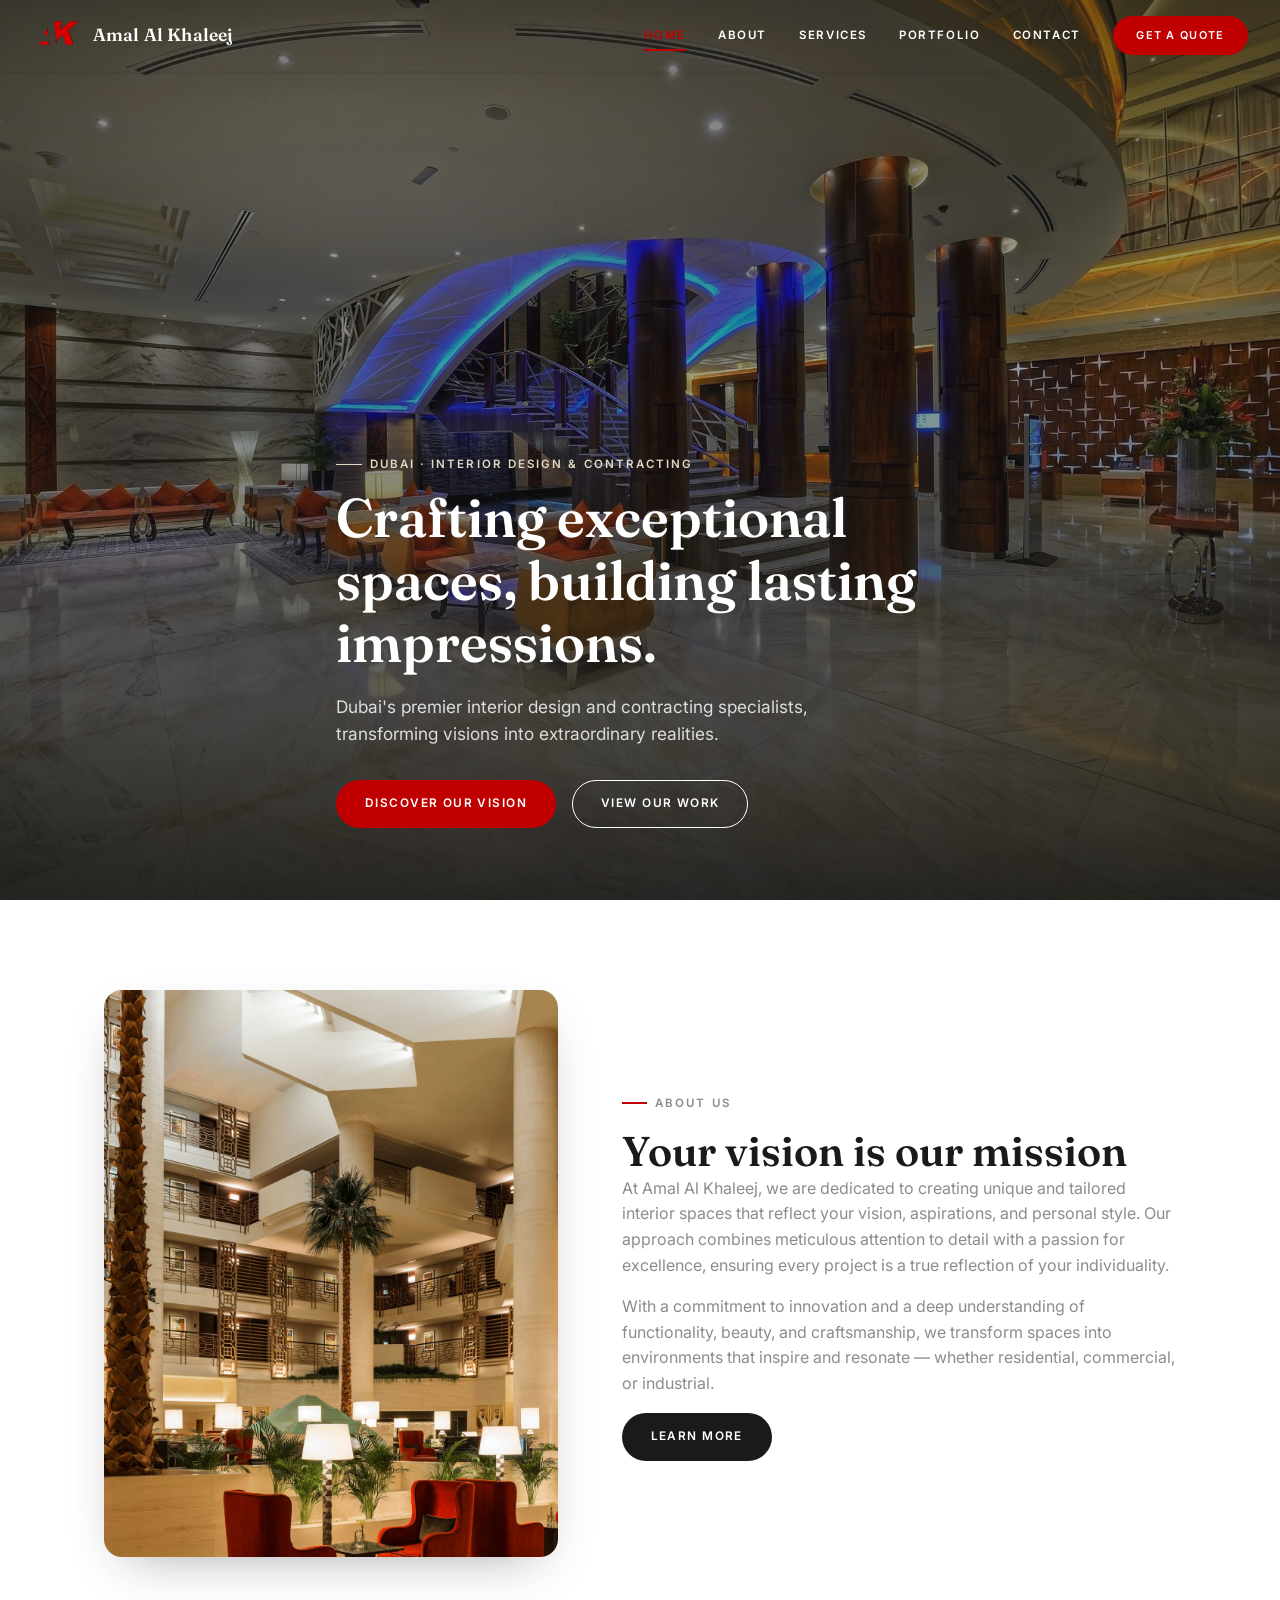
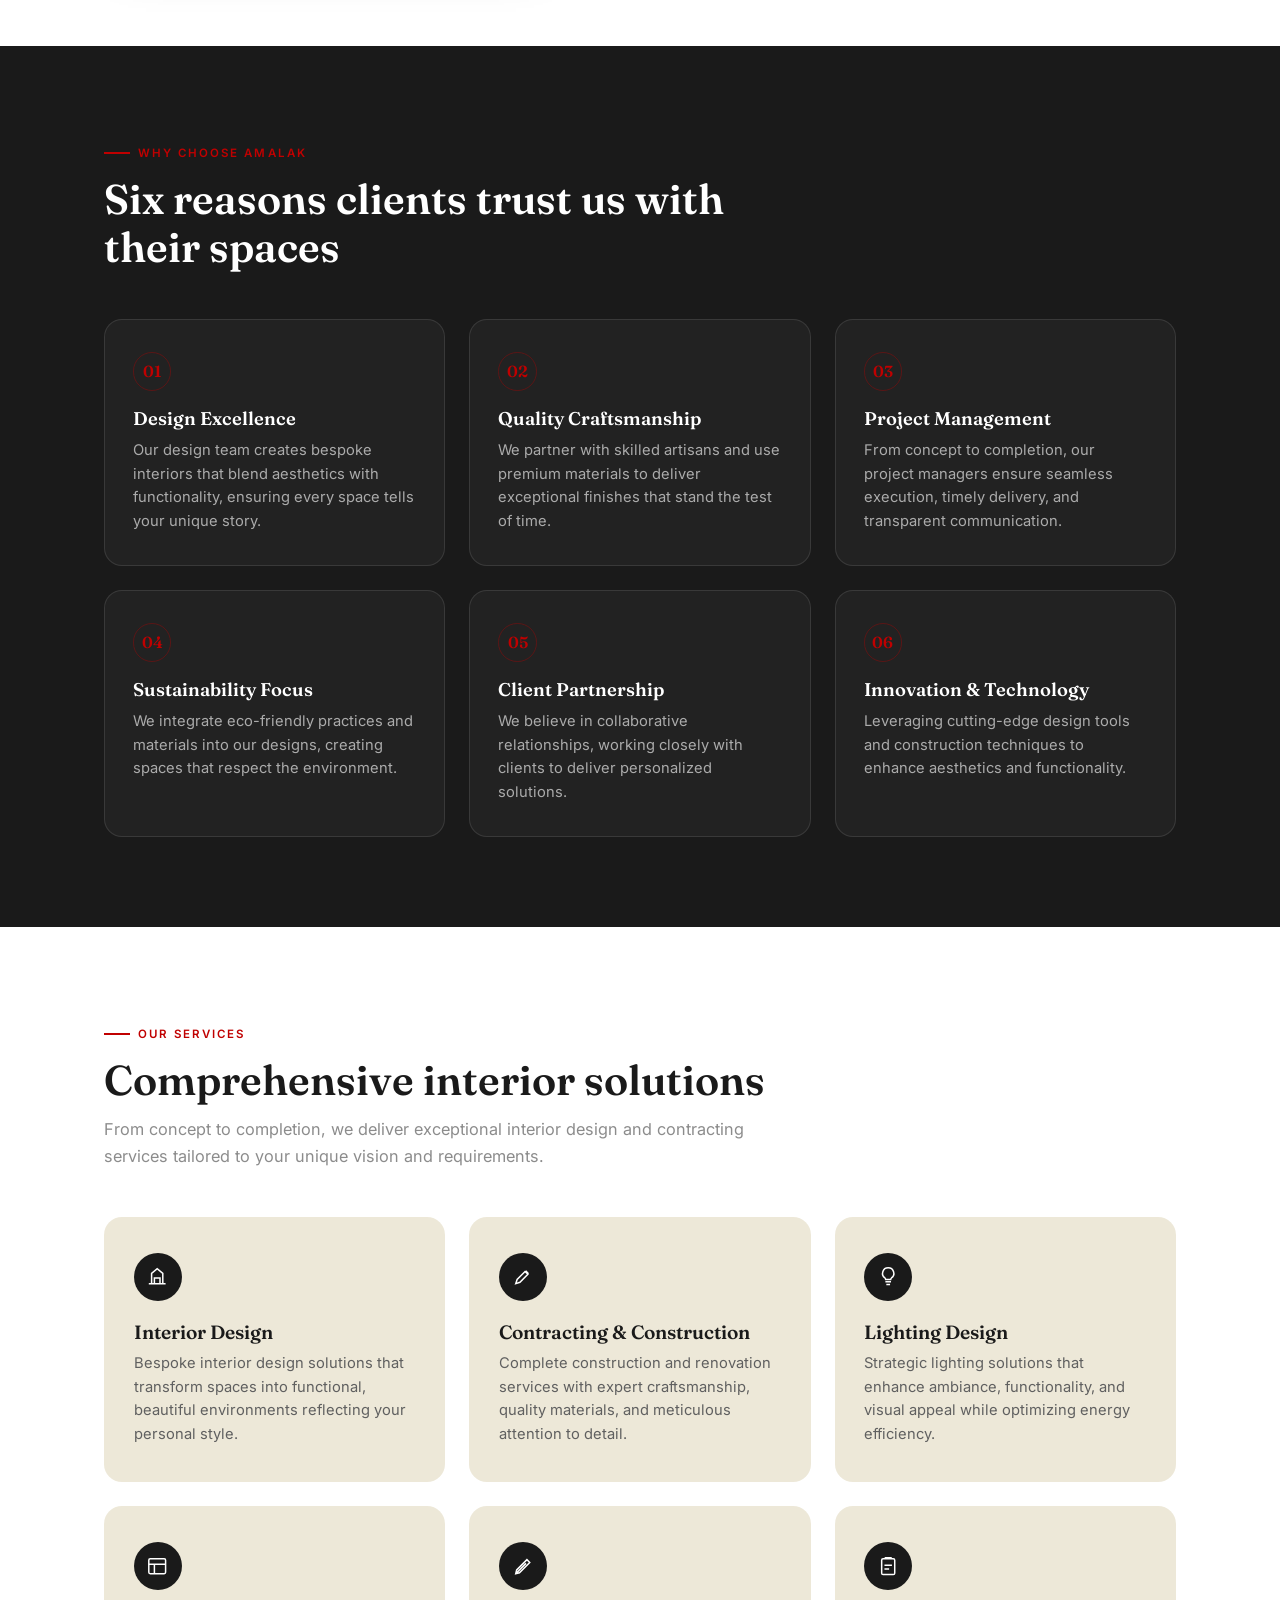
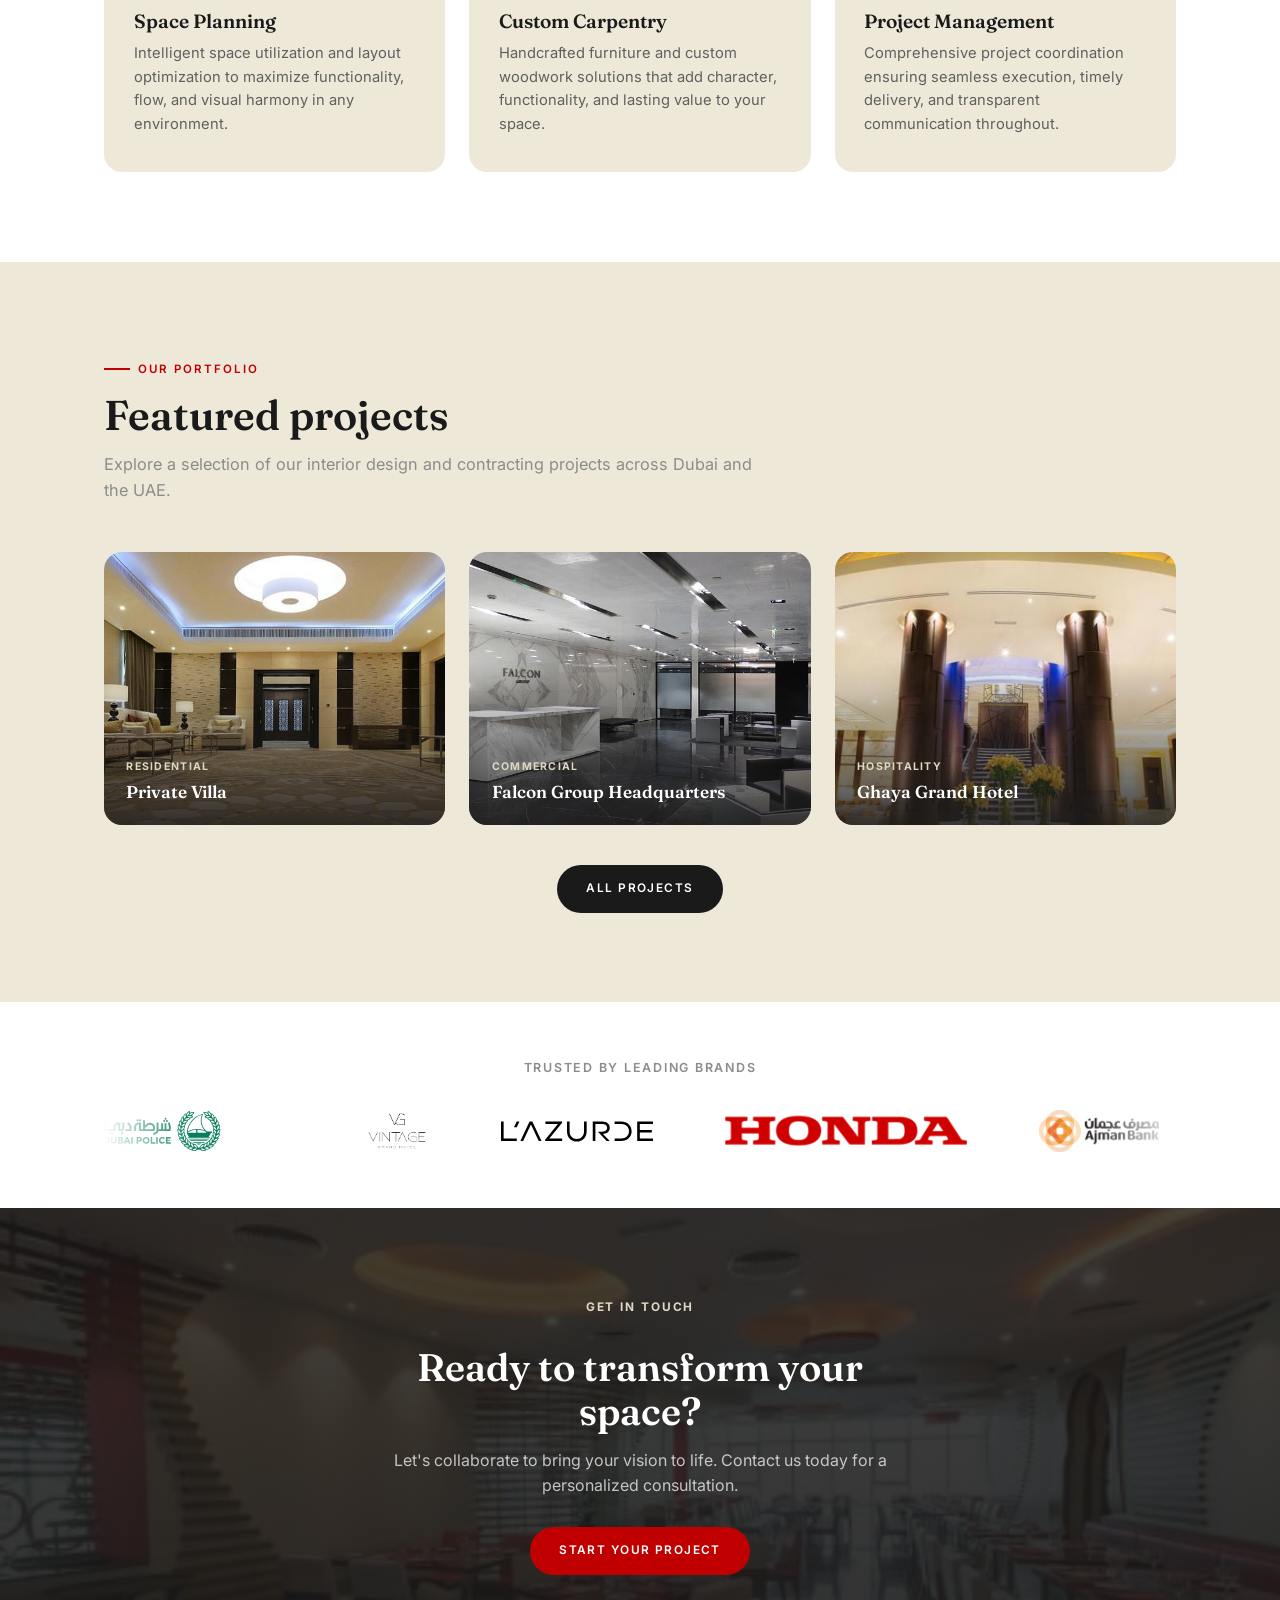
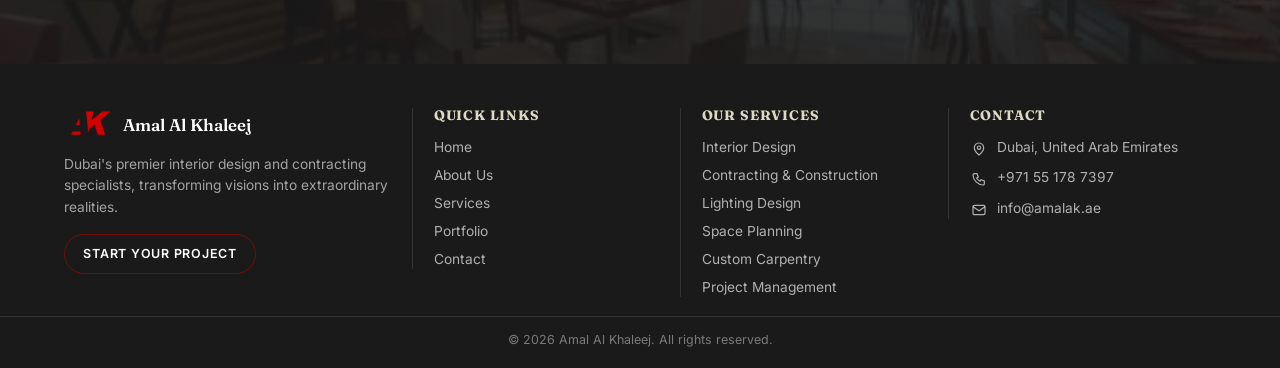
<file: index.html>
<!DOCTYPE html>
<html lang="en">
  <head>
    <meta charset="UTF-8" />
    <meta name="viewport" content="width=device-width, initial-scale=1.0, viewport-fit=cover" />
    <meta name="description" content="Amal Al Khaleej (AMALAK) is a premier interior design and contracting studio in Dubai, delivering bespoke residential, commercial and hospitality spaces from concept to completion." />
    <meta name="keywords" content="interior design Dubai, contracting company Dubai, fit-out contractor Dubai, commercial interior design UAE, residential interior design Dubai, hospitality interior design Dubai, villa interior design Dubai, office fit-out Dubai, custom carpentry Dubai, lighting design Dubai, space planning Dubai, project management contracting Dubai, turnkey interior contractor UAE" />
    <title>Amal Al Khaleej | Interior Design &amp; Contracting, Dubai</title>
    <link rel="canonical" href="https://amalak.ae/" />

    <link rel="icon" type="image/png" sizes="32x32" href="/assets/favicon/favicon-32.png" />
    <link rel="icon" type="image/png" sizes="512x512" href="/assets/favicon/favicon.png" />
    <link rel="apple-touch-icon" sizes="180x180" href="/assets/favicon/apple-touch-icon.png" />

    <meta property="og:type" content="website" />
    <meta property="og:url" content="https://amalak.ae/" />
    <meta property="og:title" content="Amal Al Khaleej | Interior Design &amp; Contracting, Dubai" />
    <meta property="og:description" content="Crafting exceptional spaces, building lasting impressions. Dubai's premier interior design and contracting specialists." />
    <meta property="og:site_name" content="Amal Al Khaleej" />
    <meta property="og:image" content="https://amalak.ae/assets/social/og-image.png" />
    <meta property="og:image:type" content="image/png" />
    <meta property="og:image:width" content="2400" />
    <meta property="og:image:height" content="1260" />
    <meta property="og:image:alt" content="Amal Al Khaleej — Interior Design & Contracting, Dubai" />
    <meta name="twitter:card" content="summary_large_image" />
    <meta name="twitter:title" content="Amal Al Khaleej | Interior Design &amp; Contracting, Dubai" />
    <meta name="twitter:description" content="Crafting exceptional spaces, building lasting impressions. Dubai's premier interior design and contracting specialists." />
    <meta name="twitter:image" content="https://amalak.ae/assets/social/og-image.png" />
    <meta name="twitter:image:alt" content="Amal Al Khaleej — Interior Design & Contracting, Dubai" />
    <meta property="og:locale" content="en_US" />

    <link rel="preconnect" href="https://fonts.googleapis.com" />
    <link rel="preconnect" href="https://fonts.gstatic.com" crossorigin />
    <link href="https://fonts.googleapis.com/css2?family=Fraunces:opsz,wght@9..144,500;9..144,600;9..144,700&family=Inter:wght@400;500;600;700&display=swap" rel="stylesheet" />
    <link rel="stylesheet" href="/site.css?v=1" />
  </head>
  <body>
    <header class="site-header" id="top">
      <a href="/" class="brand" aria-label="Amal Al Khaleej home">
        <img src="/assets/logo/amalak-logo.png" alt="Amal Al Khaleej" />
        <span class="brand__text">Amal Al Khaleej</span>
      </a>
      <nav class="nav" aria-label="Primary">
        <a href="/" class="is-active">Home</a>
        <a href="/about/">About</a>
        <a href="/services/">Services</a>
        <a href="/portfolio/">Portfolio</a>
        <a href="/contact/">Contact</a>
        <a href="/contact/" class="btn btn--primary">Get a Quote</a>
      </nav>
      <button class="nav-toggle" aria-label="Open menu" aria-controls="nav" aria-expanded="false">
        <span></span><span></span><span></span>
      </button>
    </header>

    <main>
      <!-- Hero -->
      <section class="hero" style="background-image:url('/assets/hero/hero-bg.jpg');">
        <div class="wrap hero__inner">
          <p class="eyebrow">Dubai · Interior Design &amp; Contracting</p>
          <h1 class="display">Crafting exceptional spaces, building lasting impressions.</h1>
          <p class="lead">Dubai's premier interior design and contracting specialists, transforming visions into extraordinary realities.</p>
          <div class="hero__actions">
            <a href="/about/" class="btn btn--primary">Discover Our Vision</a>
            <a href="/portfolio/" class="btn btn--ghost" style="color:#fff;">View Our Work</a>
          </div>
        </div>
      </section>

      <!-- About teaser -->
      <section class="section section--white" id="about">
        <div class="wrap about__grid">
          <div class="about__media reveal">
            <img src="/assets/about/about.jpg" alt="Grand hotel atrium with soaring balconies and palm trees" loading="lazy" />
          </div>
          <div class="about__body reveal">
            <p class="eyebrow">About Us</p>
            <h2 class="display" style="font-size:clamp(1.9rem,3.6vw,2.6rem);">Your vision is our mission</h2>
            <p>At Amal Al Khaleej, we are dedicated to creating unique and tailored interior spaces that reflect your vision, aspirations, and personal style. Our approach combines meticulous attention to detail with a passion for excellence, ensuring every project is a true reflection of your individuality.</p>
            <p>With a commitment to innovation and a deep understanding of functionality, beauty, and craftsmanship, we transform spaces into environments that inspire and resonate — whether residential, commercial, or industrial.</p>
            <a href="/about/" class="btn btn--dark">Learn More</a>
          </div>
        </div>
      </section>

      <!-- Why choose Amalak -->
      <section class="section section--dark">
        <div class="wrap">
          <div class="section-head reveal">
            <p class="eyebrow">Why Choose Amalak</p>
            <h2 class="display" style="font-size:clamp(1.9rem,3.6vw,2.6rem);">Six reasons clients trust us with their spaces</h2>
          </div>
          <div class="feature-grid">
            <div class="feature-card reveal"><span class="n">01</span><h3>Design Excellence</h3><p>Our design team creates bespoke interiors that blend aesthetics with functionality, ensuring every space tells your unique story.</p></div>
            <div class="feature-card reveal"><span class="n">02</span><h3>Quality Craftsmanship</h3><p>We partner with skilled artisans and use premium materials to deliver exceptional finishes that stand the test of time.</p></div>
            <div class="feature-card reveal"><span class="n">03</span><h3>Project Management</h3><p>From concept to completion, our project managers ensure seamless execution, timely delivery, and transparent communication.</p></div>
            <div class="feature-card reveal"><span class="n">04</span><h3>Sustainability Focus</h3><p>We integrate eco-friendly practices and materials into our designs, creating spaces that respect the environment.</p></div>
            <div class="feature-card reveal"><span class="n">05</span><h3>Client Partnership</h3><p>We believe in collaborative relationships, working closely with clients to deliver personalized solutions.</p></div>
            <div class="feature-card reveal"><span class="n">06</span><h3>Innovation &amp; Technology</h3><p>Leveraging cutting-edge design tools and construction techniques to enhance aesthetics and functionality.</p></div>
          </div>
        </div>
      </section>

      <!-- Services overview -->
      <section class="section section--white" id="services">
        <div class="wrap">
          <div class="section-head reveal">
            <p class="eyebrow">Our Services</p>
            <h2 class="display" style="font-size:clamp(1.9rem,3.6vw,2.6rem);">Comprehensive interior solutions</h2>
            <p>From concept to completion, we deliver exceptional interior design and contracting services tailored to your unique vision and requirements.</p>
          </div>
          <div class="services-grid">
            <div class="service-card reveal">
              <span class="ic"><svg viewBox="0 0 24 24" fill="none" stroke="currentColor" stroke-width="1.6"><path d="M3 20h18M6 20V9l6-5 6 5v11M9 20v-6h6v6"/></svg></span>
              <h3>Interior Design</h3>
              <p>Bespoke interior design solutions that transform spaces into functional, beautiful environments reflecting your personal style.</p>
            </div>
            <div class="service-card reveal">
              <span class="ic"><svg viewBox="0 0 24 24" fill="none" stroke="currentColor" stroke-width="1.6"><path d="M14.7 6.3 17.7 9.3M4 20l1.5-4.5L14 7l3 3-8.5 8.5L4 20Z"/></svg></span>
              <h3>Contracting &amp; Construction</h3>
              <p>Complete construction and renovation services with expert craftsmanship, quality materials, and meticulous attention to detail.</p>
            </div>
            <div class="service-card reveal">
              <span class="ic"><svg viewBox="0 0 24 24" fill="none" stroke="currentColor" stroke-width="1.6"><path d="M9 18h6M10 21h4M12 3a6 6 0 0 0-3.5 10.9c.5.4.8 1 .8 1.6h5.4c0-.6.3-1.2.8-1.6A6 6 0 0 0 12 3Z"/></svg></span>
              <h3>Lighting Design</h3>
              <p>Strategic lighting solutions that enhance ambiance, functionality, and visual appeal while optimizing energy efficiency.</p>
            </div>
            <div class="service-card reveal">
              <span class="ic"><svg viewBox="0 0 24 24" fill="none" stroke="currentColor" stroke-width="1.6"><rect x="3" y="4" width="18" height="16" rx="1.5"/><path d="M3 10h18M9 10v10"/></svg></span>
              <h3>Space Planning</h3>
              <p>Intelligent space utilization and layout optimization to maximize functionality, flow, and visual harmony in any environment.</p>
            </div>
            <div class="service-card reveal">
              <span class="ic"><svg viewBox="0 0 24 24" fill="none" stroke="currentColor" stroke-width="1.6"><path d="M4 20 15 9M4 20l1-4 11-11 3 3-11 11-4 1Z"/></svg></span>
              <h3>Custom Carpentry</h3>
              <p>Handcrafted furniture and custom woodwork solutions that add character, functionality, and lasting value to your space.</p>
            </div>
            <div class="service-card reveal">
              <span class="ic"><svg viewBox="0 0 24 24" fill="none" stroke="currentColor" stroke-width="1.6"><rect x="5" y="4" width="14" height="17" rx="1.5"/><path d="M9 4V3h6v1M8 11h8M8 15h5"/></svg></span>
              <h3>Project Management</h3>
              <p>Comprehensive project coordination ensuring seamless execution, timely delivery, and transparent communication throughout.</p>
            </div>
          </div>
        </div>
      </section>

      <!-- Portfolio teaser -->
      <section class="section section--khaki" id="portfolio">
        <div class="wrap">
          <div class="section-head reveal">
            <p class="eyebrow">Our Portfolio</p>
            <h2 class="display" style="font-size:clamp(1.9rem,3.6vw,2.6rem);">Featured projects</h2>
            <p>Explore a selection of our interior design and contracting projects across Dubai and the UAE.</p>
          </div>
          <div class="portfolio-grid">
            <a class="portfolio-card reveal" href="/portfolio/">
              <img src="/assets/portfolio/juma-villa.jpeg" alt="Private Villa entrance hall" loading="lazy" />
              <div class="portfolio-card__label"><span class="portfolio-card__tag">Residential</span><h3>Private Villa</h3></div>
            </a>
            <a class="portfolio-card reveal" href="/portfolio/">
              <img src="/assets/portfolio/falcon-group.jpeg" alt="Falcon Group reception lobby" loading="lazy" />
              <div class="portfolio-card__label"><span class="portfolio-card__tag">Commercial</span><h3>Falcon Group Headquarters</h3></div>
            </a>
            <a class="portfolio-card reveal" href="/portfolio/">
              <img src="/assets/portfolio/ghaya-grand-hotel.jpeg" alt="Ghaya Grand Hotel lobby" loading="lazy" />
              <div class="portfolio-card__label"><span class="portfolio-card__tag">Hospitality</span><h3>Ghaya Grand Hotel</h3></div>
            </a>
          </div>
          <div style="text-align:center; margin-top:2.5rem;">
            <a href="/portfolio/" class="btn btn--dark">All Projects</a>
          </div>
        </div>
      </section>

      <!-- Clients -->
      <section class="clients-strip section--white">
        <div class="wrap">
          <div class="clients-strip__head reveal"><p>Trusted by leading brands</p></div>
          <div class="clients-marquee reveal">
            <div class="clients-track">
            <div class="clients-item"><img src="/assets/clients/dubai-police-logo.svg" alt="Dubai Police" loading="lazy" /></div>
            <div class="clients-item"><img src="/assets/clients/sheraton.svg" alt="Sheraton" loading="lazy" /></div>
            <div class="clients-item"><img src="/assets/clients/vintage-grand-hotel.png" alt="Vintage Grand Hotel" loading="lazy" /></div>
            <div class="clients-item"><img src="/assets/clients/lazurde-logo.svg" alt="L'Azurde" loading="lazy" /></div>
            <div class="clients-item"><img src="/assets/clients/honda-logo.png" alt="Honda" loading="lazy" /></div>
            <div class="clients-item"><img src="/assets/clients/ajman-bank-logo.png" alt="Ajman Bank" loading="lazy" /></div>
            <div class="clients-item"><img src="/assets/clients/hyundai-logo.png" alt="Hyundai" loading="lazy" /></div>
            <div class="clients-item"><img src="/assets/clients/ESCADA-combined-logo-web.png" alt="ESCADA" loading="lazy" /></div>
            <div class="clients-item"><img src="/assets/clients/ghaya-grand-hotel-logo.png" alt="Ghaya Grand Hotel" loading="lazy" /></div>
            <div class="clients-item"><img src="/assets/clients/sheraton-dubai-creek-logo.png" alt="Sheraton Dubai Creek" loading="lazy" /></div>
            <div class="clients-item"><img src="/assets/clients/dubai-police-logo.svg" alt="Dubai Police" loading="lazy" aria-hidden="true" /></div>
            <div class="clients-item"><img src="/assets/clients/sheraton.svg" alt="Sheraton" loading="lazy" aria-hidden="true" /></div>
            <div class="clients-item"><img src="/assets/clients/vintage-grand-hotel.png" alt="Vintage Grand Hotel" loading="lazy" aria-hidden="true" /></div>
            <div class="clients-item"><img src="/assets/clients/lazurde-logo.svg" alt="L'Azurde" loading="lazy" aria-hidden="true" /></div>
            <div class="clients-item"><img src="/assets/clients/honda-logo.png" alt="Honda" loading="lazy" aria-hidden="true" /></div>
            <div class="clients-item"><img src="/assets/clients/ajman-bank-logo.png" alt="Ajman Bank" loading="lazy" aria-hidden="true" /></div>
            <div class="clients-item"><img src="/assets/clients/hyundai-logo.png" alt="Hyundai" loading="lazy" aria-hidden="true" /></div>
            <div class="clients-item"><img src="/assets/clients/ESCADA-combined-logo-web.png" alt="ESCADA" loading="lazy" aria-hidden="true" /></div>
            <div class="clients-item"><img src="/assets/clients/ghaya-grand-hotel-logo.png" alt="Ghaya Grand Hotel" loading="lazy" aria-hidden="true" /></div>
            <div class="clients-item"><img src="/assets/clients/sheraton-dubai-creek-logo.png" alt="Sheraton Dubai Creek" loading="lazy" aria-hidden="true" /></div>
            </div>
          </div>
        </div>
      </section>

      <!-- CTA -->
      <section class="section cta-band" style="background-image:url('/assets/hero/cta-bg.jpg');" id="contact">
        <div class="wrap reveal">
          <p class="rule">Get In Touch</p>
          <h2 class="display" style="font-size:clamp(1.8rem,3.4vw,2.4rem); margin-top:1.1rem;">Ready to transform your space?</h2>
          <p>Let's collaborate to bring your vision to life. Contact us today for a personalized consultation.</p>
          <div class="cta-band__actions">
            <a href="/contact/" class="btn btn--primary">Start Your Project</a>
          </div>
        </div>
      </section>
    </main>

    <footer class="site-footer">
      <div class="footer-main">
        <div class="footer-col footer-col--brand">
          <a href="/" class="footer-brand logo">
            <img src="/assets/logo/amalak-logo.png" alt="Amal Al Khaleej" />
            <span class="logo-text">Amal Al Khaleej</span>
          </a>
          <p class="footer-brand-desc">Dubai's premier interior design and contracting specialists, transforming visions into extraordinary realities.</p>
          <a href="/contact/" class="footer-cta-btn">Start Your Project</a>
        </div>
        <div class="footer-col">
          <h4 class="footer-heading">Quick Links</h4>
          <nav class="footer-links" aria-label="Quick links">
            <a href="/">Home</a>
            <a href="/about/">About Us</a>
            <a href="/services/">Services</a>
            <a href="/portfolio/">Portfolio</a>
            <a href="/contact/">Contact</a>
          </nav>
        </div>
        <div class="footer-col">
          <h4 class="footer-heading">Our Services</h4>
          <nav class="footer-links" aria-label="Services">
            <a href="/services/">Interior Design</a>
            <a href="/services/">Contracting &amp; Construction</a>
            <a href="/services/">Lighting Design</a>
            <a href="/services/">Space Planning</a>
            <a href="/services/">Custom Carpentry</a>
            <a href="/services/">Project Management</a>
          </nav>
        </div>
        <div class="footer-col">
          <h4 class="footer-heading">Contact</h4>
          <ul class="footer-contact-list">
            <li>
              <span class="footer-contact-icon" aria-hidden="true"><svg viewBox="0 0 24 24" fill="none" stroke="currentColor" stroke-width="1.8"><path d="M12 21s7-5.7 7-11a7 7 0 1 0-14 0c0 5.3 7 11 7 11Z"/><circle cx="12" cy="10" r="2.5"/></svg></span>
              <span>Dubai, United Arab Emirates</span>
            </li>
            <li>
              <span class="footer-contact-icon" aria-hidden="true"><svg viewBox="0 0 24 24" fill="none" stroke="currentColor" stroke-width="1.8"><path d="M5 4h4l2 5-2.5 1.5a11 11 0 0 0 5 5L15 13l5 2v4a2 2 0 0 1-2 2A16 16 0 0 1 3 6a2 2 0 0 1 2-2z"/></svg></span>
              <a href="tel:+971551787397">+971 55 178 7397</a>
            </li>
            <li>
              <span class="footer-contact-icon" aria-hidden="true"><svg viewBox="0 0 24 24" fill="none" stroke="currentColor" stroke-width="1.8"><rect x="3" y="5" width="18" height="14" rx="2"/><path d="M3 7l9 6 9-6"/></svg></span>
              <a href="mailto:info@amalak.ae">info@amalak.ae</a>
            </li>
          </ul>
        </div>
      </div>
      <div class="footer-bottom-bar">
        <p class="footer-copyright">&copy; <span id="year">2026</span> Amal Al Khaleej. All rights reserved.</p>
      </div>
    </footer>

    <script src="/site.js?v=1" defer></script>
  </body>
</html>
</file>
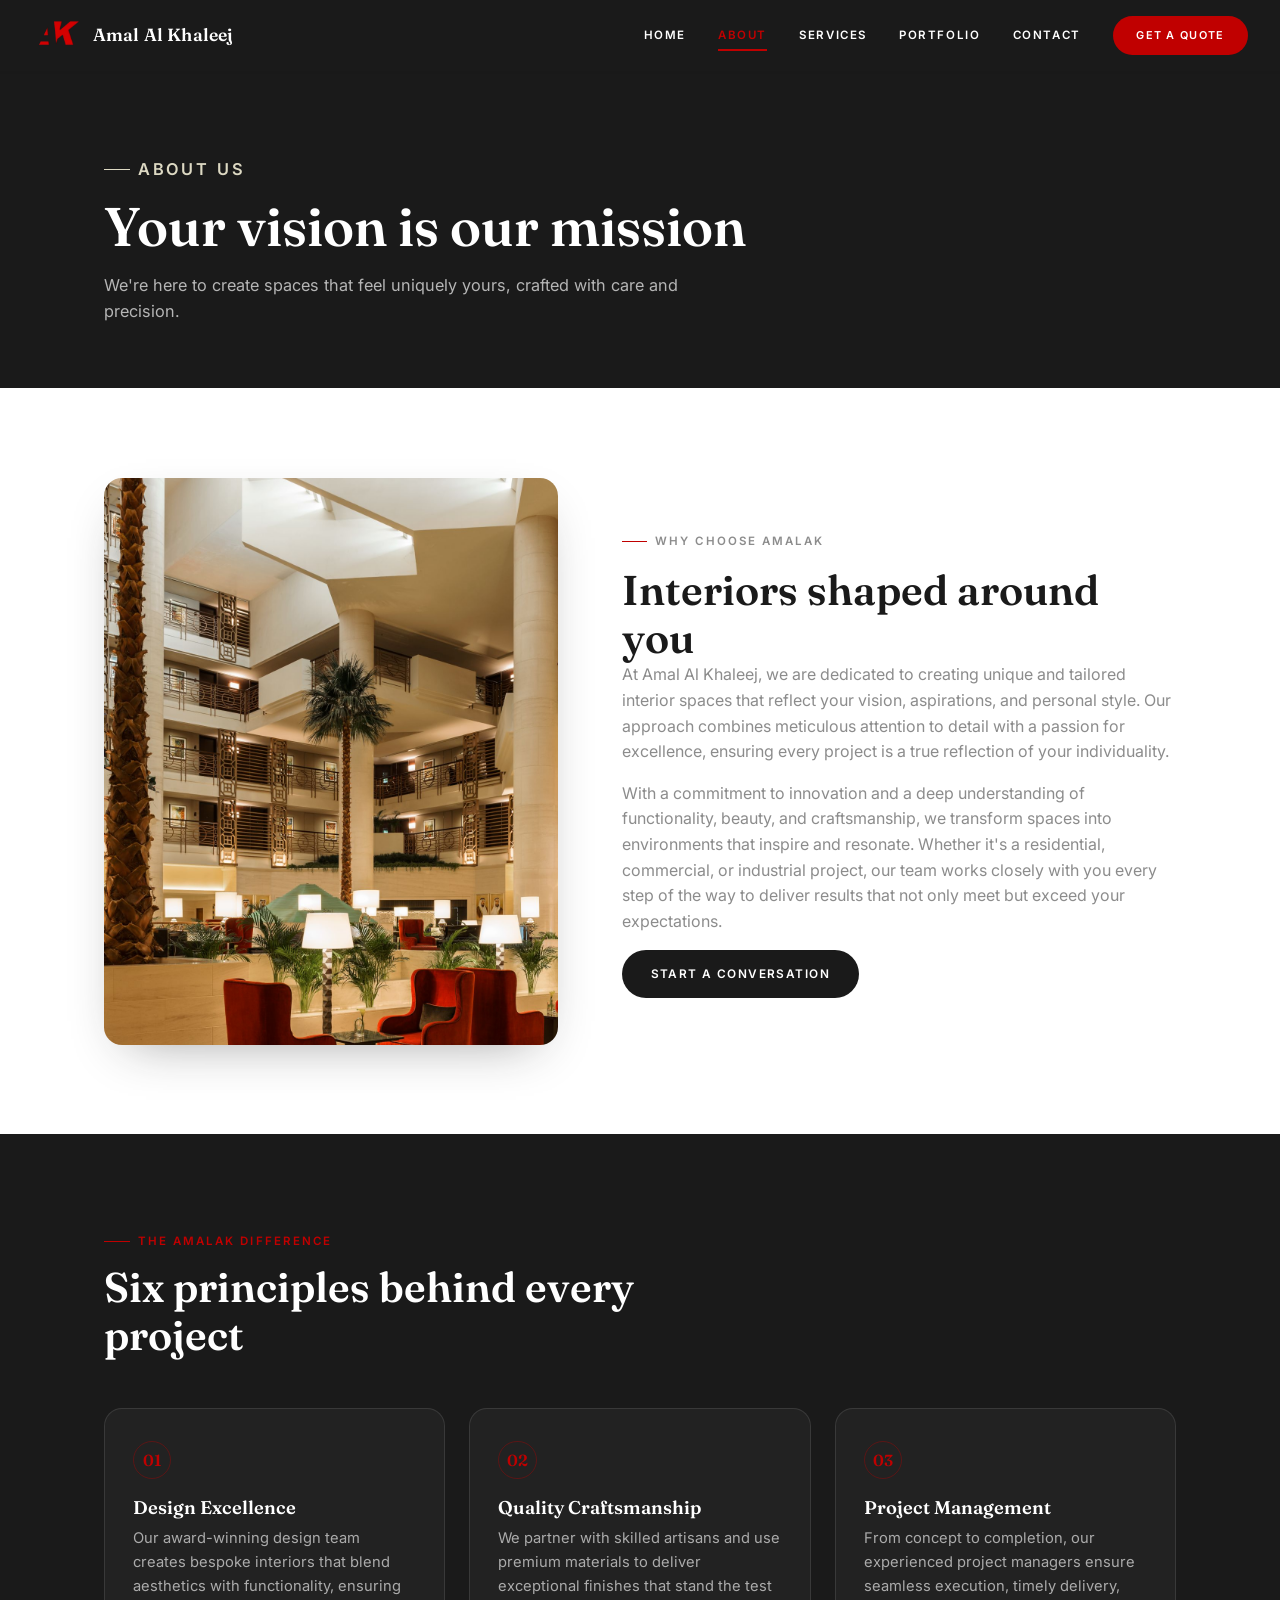
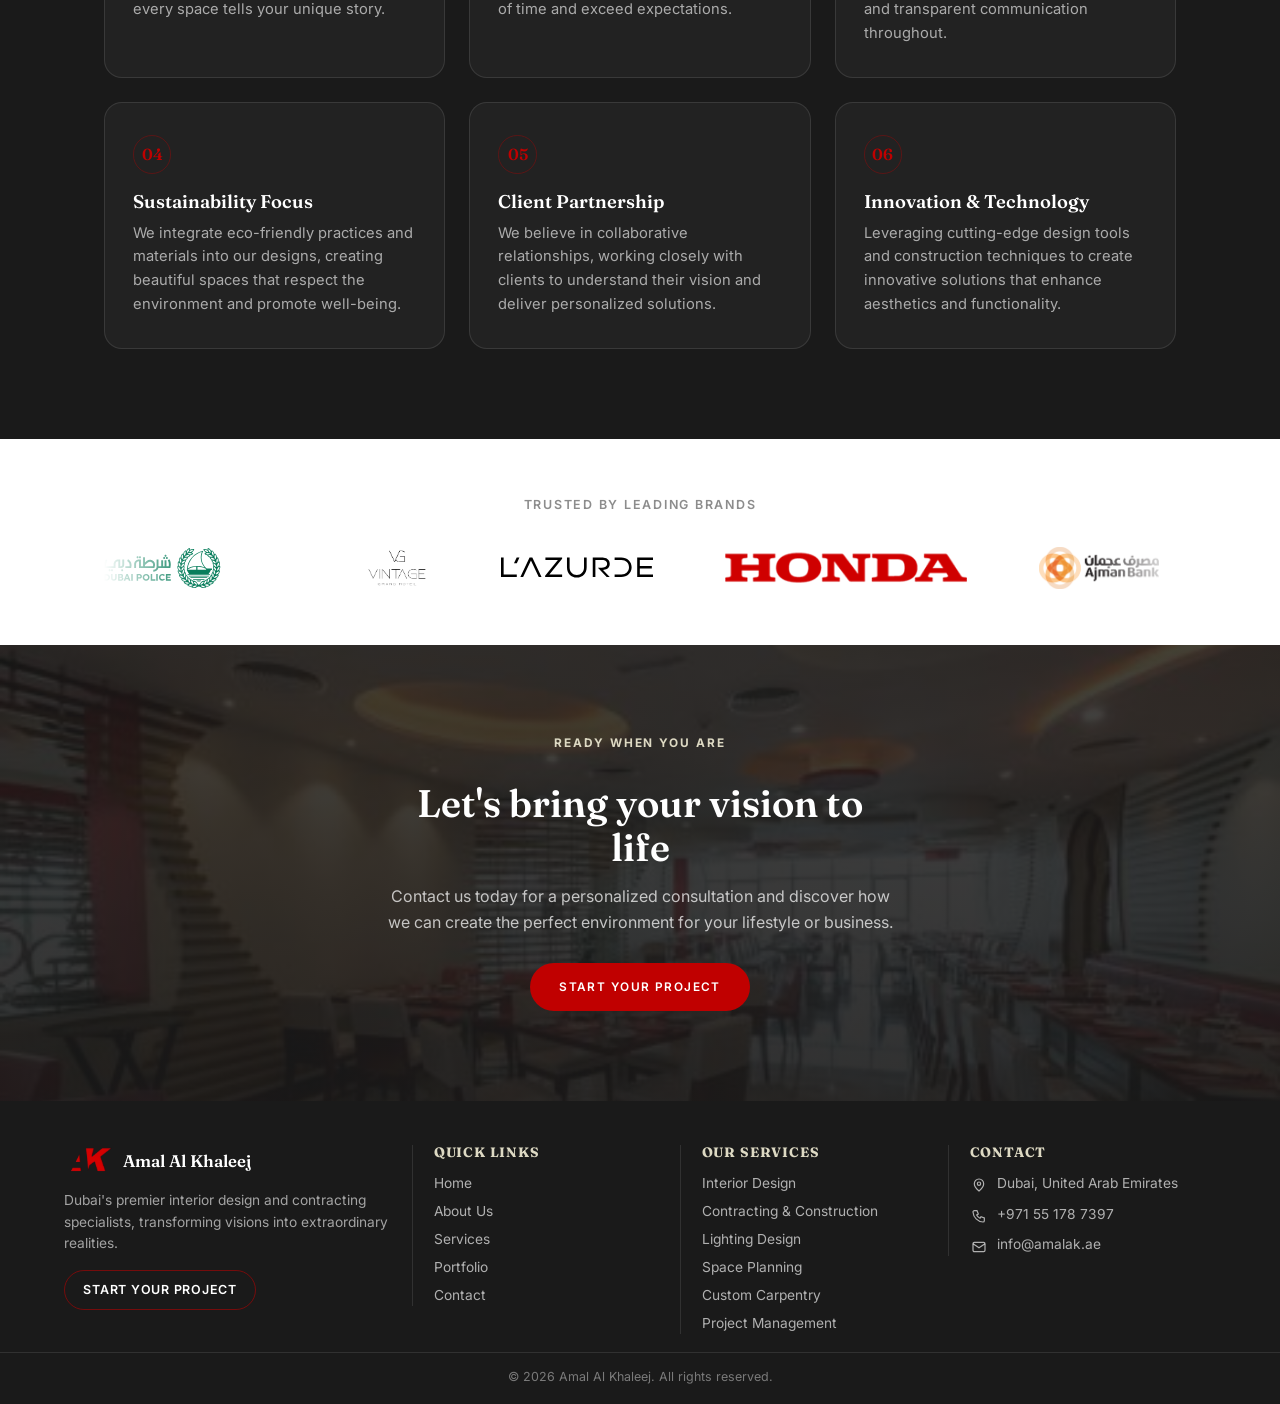
<file: about/index.html>
<!DOCTYPE html>
<html lang="en">
  <head>
    <meta charset="UTF-8" />
    <meta name="viewport" content="width=device-width, initial-scale=1.0, viewport-fit=cover" />
    <meta name="description" content="Learn about Amal Al Khaleej (AMALAK), Dubai's interior design and contracting studio dedicated to design excellence, quality craftsmanship, and client partnership." />
    <meta name="keywords" content="about Amal Al Khaleej, interior design company Dubai, contracting studio Dubai, design and build company Dubai, interior design team UAE, sustainable interior design Dubai, client-focused interior design, AMALAK company profile, Dubai design studio, interior design experts UAE" />
    <title>About Us | Amal Al Khaleej</title>
    <link rel="canonical" href="https://amalak.ae/about/" />

    <link rel="icon" type="image/png" sizes="32x32" href="/assets/favicon/favicon-32.png" />
    <link rel="icon" type="image/png" sizes="512x512" href="/assets/favicon/favicon.png" />
    <link rel="apple-touch-icon" sizes="180x180" href="/assets/favicon/apple-touch-icon.png" />

    <meta property="og:type" content="website" />
    <meta property="og:url" content="https://amalak.ae/about/" />
    <meta property="og:title" content="About Us | Amal Al Khaleej" />
    <meta property="og:description" content="Your vision is our mission — dedicated to creating unique, tailored interior spaces across Dubai and the UAE." />
    <meta property="og:site_name" content="Amal Al Khaleej" />
    <meta property="og:image" content="https://amalak.ae/assets/social/og-image.png" />
    <meta property="og:image:type" content="image/png" />
    <meta property="og:image:width" content="2400" />
    <meta property="og:image:height" content="1260" />
    <meta property="og:image:alt" content="Amal Al Khaleej — Interior Design & Contracting, Dubai" />
    <meta name="twitter:card" content="summary_large_image" />
    <meta name="twitter:title" content="About Us | Amal Al Khaleej" />
    <meta name="twitter:description" content="Your vision is our mission — dedicated to creating unique, tailored interior spaces across Dubai and the UAE." />
    <meta name="twitter:image" content="https://amalak.ae/assets/social/og-image.png" />
    <meta name="twitter:image:alt" content="Amal Al Khaleej — Interior Design & Contracting, Dubai" />
    <meta property="og:locale" content="en_US" />

    <link rel="preconnect" href="https://fonts.googleapis.com" />
    <link rel="preconnect" href="https://fonts.gstatic.com" crossorigin />
    <link href="https://fonts.googleapis.com/css2?family=Fraunces:opsz,wght@9..144,500;9..144,600;9..144,700&family=Inter:wght@400;500;600;700&display=swap" rel="stylesheet" />
    <link rel="stylesheet" href="/site.css?v=1" />
  </head>
  <body>
    <header class="site-header" id="top">
      <a href="/" class="brand" aria-label="Amal Al Khaleej home">
        <img src="/assets/logo/amalak-logo.png" alt="Amal Al Khaleej" />
        <span class="brand__text">Amal Al Khaleej</span>
      </a>
      <nav class="nav" aria-label="Primary">
        <a href="/">Home</a>
        <a href="/about/" class="is-active">About</a>
        <a href="/services/">Services</a>
        <a href="/portfolio/">Portfolio</a>
        <a href="/contact/">Contact</a>
        <a href="/contact/" class="btn btn--primary">Get a Quote</a>
      </nav>
      <button class="nav-toggle" aria-label="Open menu" aria-controls="nav" aria-expanded="false">
        <span></span><span></span><span></span>
      </button>
    </header>

    <main>
      <section class="page-hero">
        <div class="wrap">
          <p class="eyebrow">About Us</p>
          <h1 class="display">Your vision is our mission</h1>
          <p>We're here to create spaces that feel uniquely yours, crafted with care and precision.</p>
        </div>
      </section>

      <section class="section section--white">
        <div class="wrap about__grid">
          <div class="about__media reveal">
            <img src="/assets/about/about.jpg" alt="Grand hotel atrium with soaring balconies and palm trees" loading="lazy" />
          </div>
          <div class="about__body reveal">
            <p class="eyebrow">Why Choose Amalak</p>
            <h2 class="display" style="font-size:clamp(1.9rem,3.6vw,2.6rem);">Interiors shaped around you</h2>
            <p>At Amal Al Khaleej, we are dedicated to creating unique and tailored interior spaces that reflect your vision, aspirations, and personal style. Our approach combines meticulous attention to detail with a passion for excellence, ensuring every project is a true reflection of your individuality.</p>
            <p>With a commitment to innovation and a deep understanding of functionality, beauty, and craftsmanship, we transform spaces into environments that inspire and resonate. Whether it's a residential, commercial, or industrial project, our team works closely with you every step of the way to deliver results that not only meet but exceed your expectations.</p>
            <a href="/contact/" class="btn btn--dark">Start a Conversation</a>
          </div>
        </div>
      </section>

      <section class="section section--dark">
        <div class="wrap">
          <div class="section-head reveal">
            <p class="eyebrow">The Amalak Difference</p>
            <h2 class="display" style="font-size:clamp(1.9rem,3.6vw,2.6rem);">Six principles behind every project</h2>
          </div>
          <div class="feature-grid">
            <div class="feature-card reveal"><span class="n">01</span><h3>Design Excellence</h3><p>Our award-winning design team creates bespoke interiors that blend aesthetics with functionality, ensuring every space tells your unique story.</p></div>
            <div class="feature-card reveal"><span class="n">02</span><h3>Quality Craftsmanship</h3><p>We partner with skilled artisans and use premium materials to deliver exceptional finishes that stand the test of time and exceed expectations.</p></div>
            <div class="feature-card reveal"><span class="n">03</span><h3>Project Management</h3><p>From concept to completion, our experienced project managers ensure seamless execution, timely delivery, and transparent communication throughout.</p></div>
            <div class="feature-card reveal"><span class="n">04</span><h3>Sustainability Focus</h3><p>We integrate eco-friendly practices and materials into our designs, creating beautiful spaces that respect the environment and promote well-being.</p></div>
            <div class="feature-card reveal"><span class="n">05</span><h3>Client Partnership</h3><p>We believe in collaborative relationships, working closely with clients to understand their vision and deliver personalized solutions.</p></div>
            <div class="feature-card reveal"><span class="n">06</span><h3>Innovation &amp; Technology</h3><p>Leveraging cutting-edge design tools and construction techniques to create innovative solutions that enhance aesthetics and functionality.</p></div>
          </div>
        </div>
      </section>

      <section class="clients-strip section--white">
        <div class="wrap">
          <div class="clients-strip__head reveal"><p>Trusted by leading brands</p></div>
          <div class="clients-marquee reveal">
            <div class="clients-track">
            <div class="clients-item"><img src="/assets/clients/dubai-police-logo.svg" alt="Dubai Police" loading="lazy" /></div>
            <div class="clients-item"><img src="/assets/clients/sheraton.svg" alt="Sheraton" loading="lazy" /></div>
            <div class="clients-item"><img src="/assets/clients/vintage-grand-hotel.png" alt="Vintage Grand Hotel" loading="lazy" /></div>
            <div class="clients-item"><img src="/assets/clients/lazurde-logo.svg" alt="L'Azurde" loading="lazy" /></div>
            <div class="clients-item"><img src="/assets/clients/honda-logo.png" alt="Honda" loading="lazy" /></div>
            <div class="clients-item"><img src="/assets/clients/ajman-bank-logo.png" alt="Ajman Bank" loading="lazy" /></div>
            <div class="clients-item"><img src="/assets/clients/hyundai-logo.png" alt="Hyundai" loading="lazy" /></div>
            <div class="clients-item"><img src="/assets/clients/ESCADA-combined-logo-web.png" alt="ESCADA" loading="lazy" /></div>
            <div class="clients-item"><img src="/assets/clients/ghaya-grand-hotel-logo.png" alt="Ghaya Grand Hotel" loading="lazy" /></div>
            <div class="clients-item"><img src="/assets/clients/sheraton-dubai-creek-logo.png" alt="Sheraton Dubai Creek" loading="lazy" /></div>
            <div class="clients-item"><img src="/assets/clients/dubai-police-logo.svg" alt="Dubai Police" loading="lazy" aria-hidden="true" /></div>
            <div class="clients-item"><img src="/assets/clients/sheraton.svg" alt="Sheraton" loading="lazy" aria-hidden="true" /></div>
            <div class="clients-item"><img src="/assets/clients/vintage-grand-hotel.png" alt="Vintage Grand Hotel" loading="lazy" aria-hidden="true" /></div>
            <div class="clients-item"><img src="/assets/clients/lazurde-logo.svg" alt="L'Azurde" loading="lazy" aria-hidden="true" /></div>
            <div class="clients-item"><img src="/assets/clients/honda-logo.png" alt="Honda" loading="lazy" aria-hidden="true" /></div>
            <div class="clients-item"><img src="/assets/clients/ajman-bank-logo.png" alt="Ajman Bank" loading="lazy" aria-hidden="true" /></div>
            <div class="clients-item"><img src="/assets/clients/hyundai-logo.png" alt="Hyundai" loading="lazy" aria-hidden="true" /></div>
            <div class="clients-item"><img src="/assets/clients/ESCADA-combined-logo-web.png" alt="ESCADA" loading="lazy" aria-hidden="true" /></div>
            <div class="clients-item"><img src="/assets/clients/ghaya-grand-hotel-logo.png" alt="Ghaya Grand Hotel" loading="lazy" aria-hidden="true" /></div>
            <div class="clients-item"><img src="/assets/clients/sheraton-dubai-creek-logo.png" alt="Sheraton Dubai Creek" loading="lazy" aria-hidden="true" /></div>
            </div>
          </div>
        </div>
      </section>

      <section class="section cta-band" style="background-image:url('/assets/hero/cta-bg.jpg');">
        <div class="wrap reveal">
          <p class="rule">Ready When You Are</p>
          <h2 class="display" style="font-size:clamp(1.8rem,3.4vw,2.4rem); margin-top:1.1rem;">Let's bring your vision to life</h2>
          <p>Contact us today for a personalized consultation and discover how we can create the perfect environment for your lifestyle or business.</p>
          <div class="cta-band__actions">
            <a href="/contact/" class="btn btn--primary">Start Your Project</a>
          </div>
        </div>
      </section>
    </main>

    <footer class="site-footer">
      <div class="footer-main">
        <div class="footer-col footer-col--brand">
          <a href="/" class="footer-brand logo">
            <img src="/assets/logo/amalak-logo.png" alt="Amal Al Khaleej" />
            <span class="logo-text">Amal Al Khaleej</span>
          </a>
          <p class="footer-brand-desc">Dubai's premier interior design and contracting specialists, transforming visions into extraordinary realities.</p>
          <a href="/contact/" class="footer-cta-btn">Start Your Project</a>
        </div>
        <div class="footer-col">
          <h4 class="footer-heading">Quick Links</h4>
          <nav class="footer-links" aria-label="Quick links">
            <a href="/">Home</a>
            <a href="/about/">About Us</a>
            <a href="/services/">Services</a>
            <a href="/portfolio/">Portfolio</a>
            <a href="/contact/">Contact</a>
          </nav>
        </div>
        <div class="footer-col">
          <h4 class="footer-heading">Our Services</h4>
          <nav class="footer-links" aria-label="Services">
            <a href="/services/">Interior Design</a>
            <a href="/services/">Contracting &amp; Construction</a>
            <a href="/services/">Lighting Design</a>
            <a href="/services/">Space Planning</a>
            <a href="/services/">Custom Carpentry</a>
            <a href="/services/">Project Management</a>
          </nav>
        </div>
        <div class="footer-col">
          <h4 class="footer-heading">Contact</h4>
          <ul class="footer-contact-list">
            <li>
              <span class="footer-contact-icon" aria-hidden="true"><svg viewBox="0 0 24 24" fill="none" stroke="currentColor" stroke-width="1.8"><path d="M12 21s7-5.7 7-11a7 7 0 1 0-14 0c0 5.3 7 11 7 11Z"/><circle cx="12" cy="10" r="2.5"/></svg></span>
              <span>Dubai, United Arab Emirates</span>
            </li>
            <li>
              <span class="footer-contact-icon" aria-hidden="true"><svg viewBox="0 0 24 24" fill="none" stroke="currentColor" stroke-width="1.8"><path d="M5 4h4l2 5-2.5 1.5a11 11 0 0 0 5 5L15 13l5 2v4a2 2 0 0 1-2 2A16 16 0 0 1 3 6a2 2 0 0 1 2-2z"/></svg></span>
              <a href="tel:+971551787397">+971 55 178 7397</a>
            </li>
            <li>
              <span class="footer-contact-icon" aria-hidden="true"><svg viewBox="0 0 24 24" fill="none" stroke="currentColor" stroke-width="1.8"><rect x="3" y="5" width="18" height="14" rx="2"/><path d="M3 7l9 6 9-6"/></svg></span>
              <a href="mailto:info@amalak.ae">info@amalak.ae</a>
            </li>
          </ul>
        </div>
      </div>
      <div class="footer-bottom-bar">
        <p class="footer-copyright">&copy; <span id="year">2026</span> Amal Al Khaleej. All rights reserved.</p>
      </div>
    </footer>

    <script src="/site.js?v=1" defer></script>
  </body>
</html>
</file>
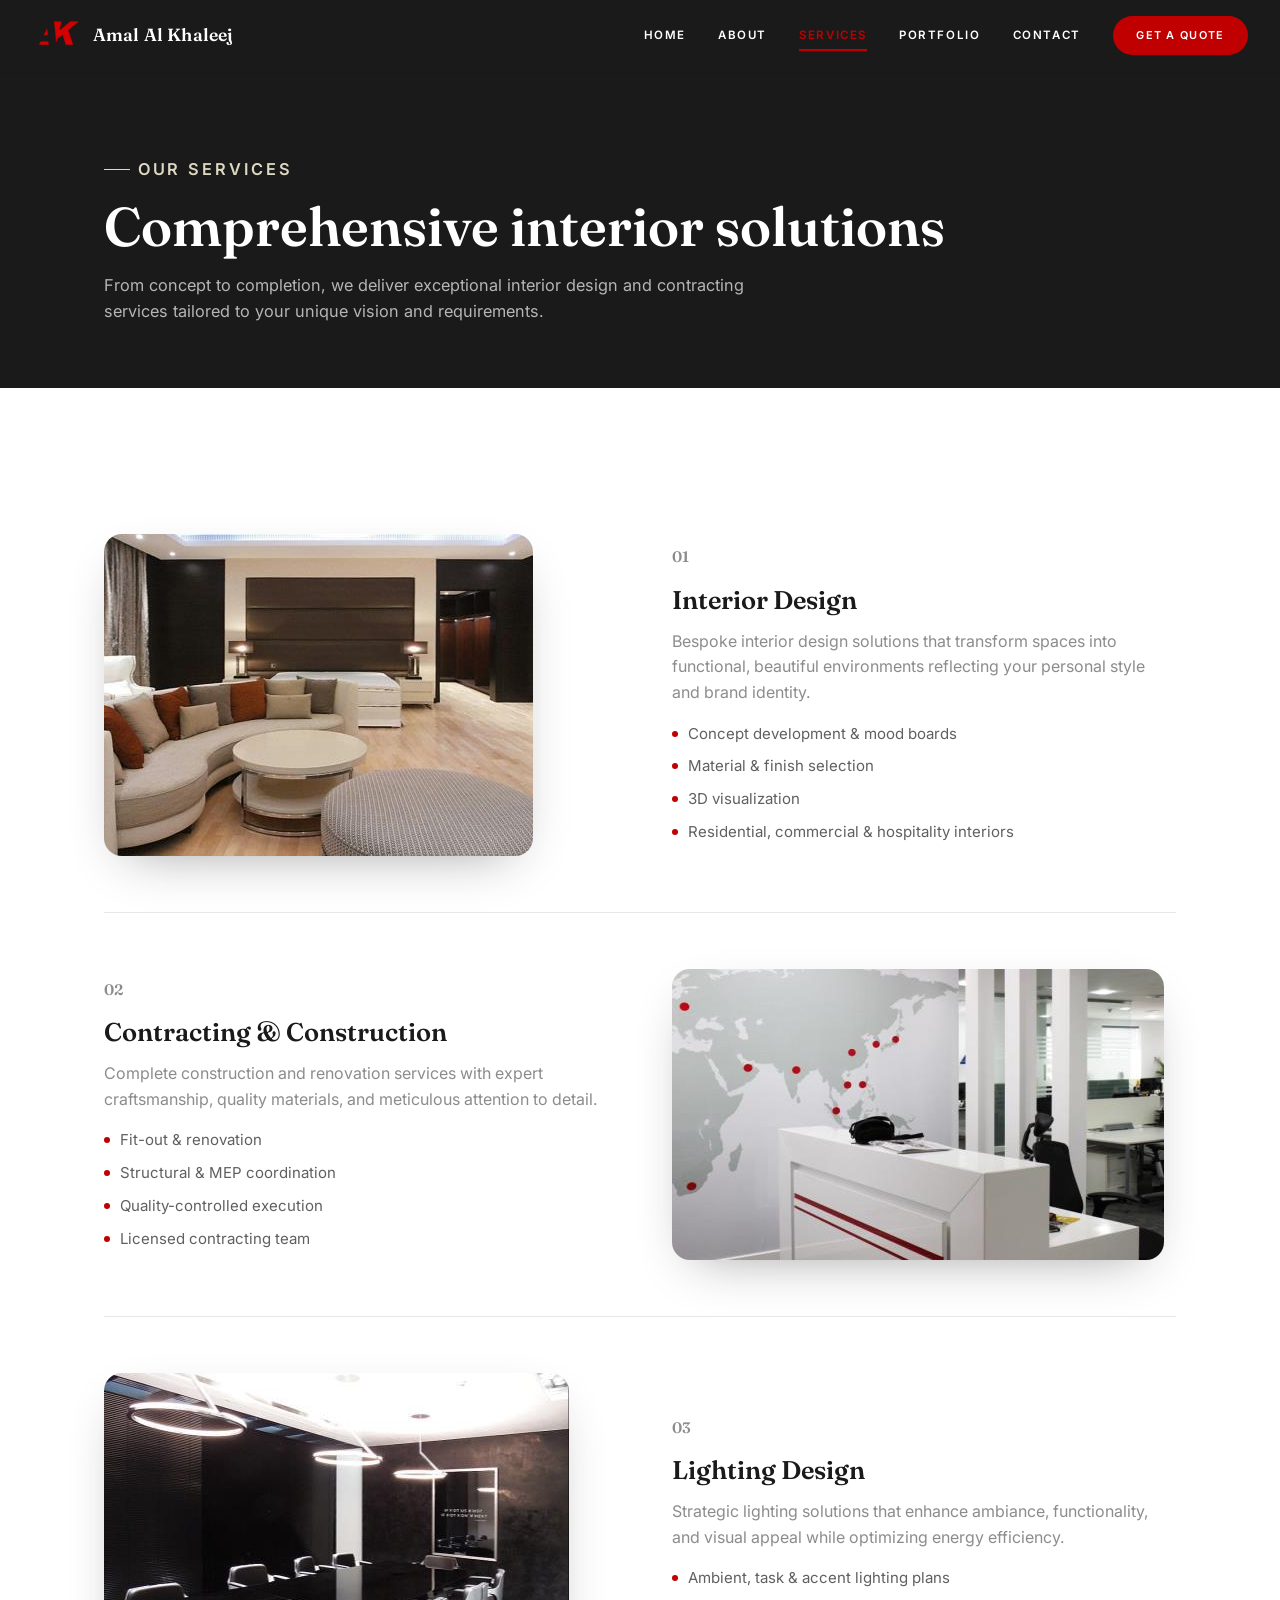
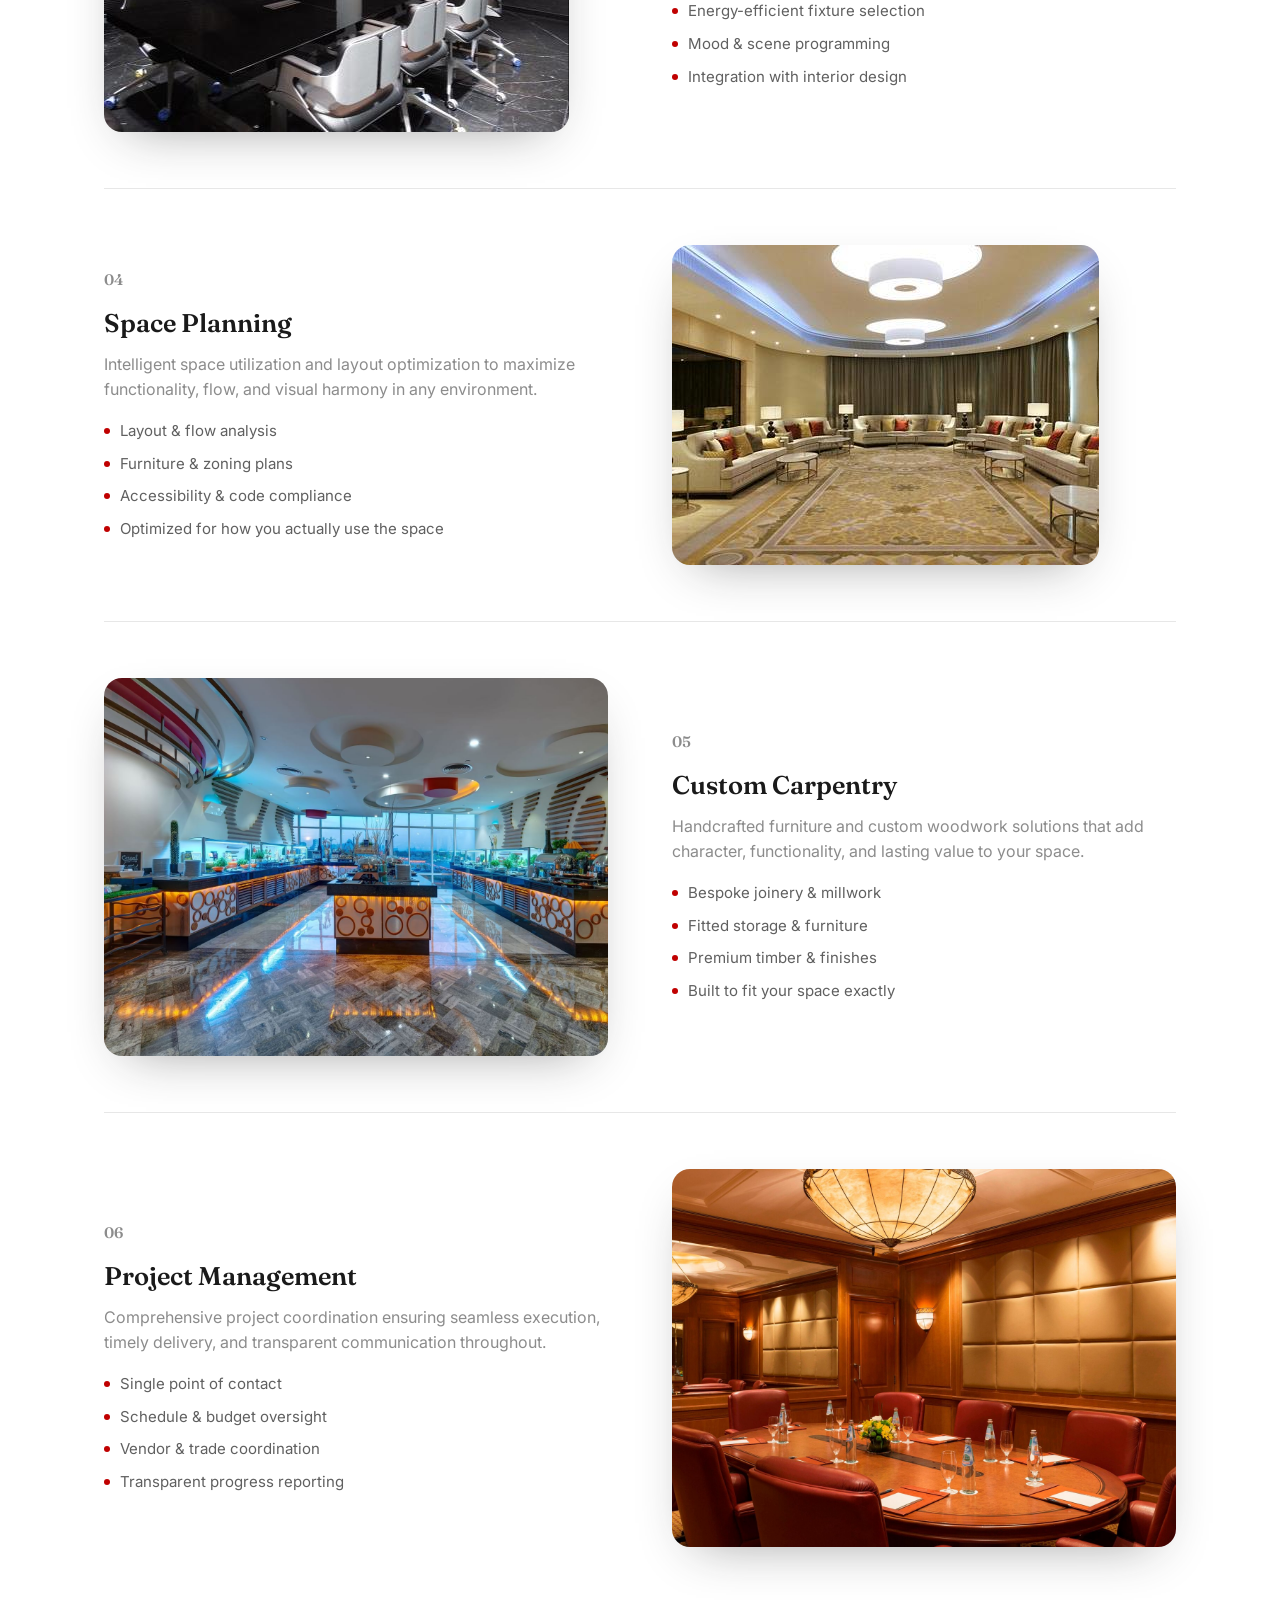
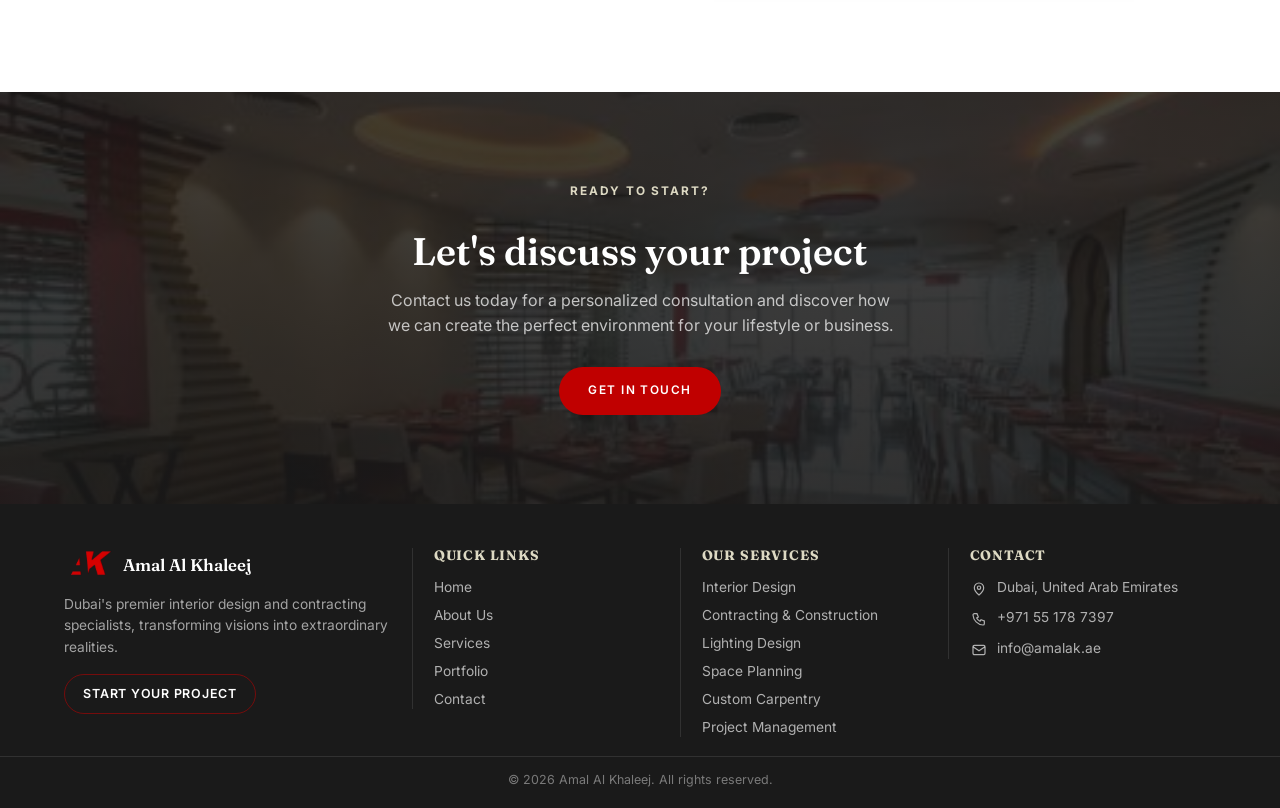
<file: services/index.html>
<!DOCTYPE html>
<html lang="en">
  <head>
    <meta charset="UTF-8" />
    <meta name="viewport" content="width=device-width, initial-scale=1.0, viewport-fit=cover" />
    <meta name="description" content="Amal Al Khaleej offers interior design, contracting and construction, lighting design, space planning, custom carpentry, and project management services in Dubai." />
    <meta name="keywords" content="interior design services Dubai, contracting and construction services, lighting design services UAE, space planning services Dubai, custom carpentry Dubai, project management services UAE, fit-out services Dubai, renovation services Dubai, joinery and millwork Dubai, interior design and build services" />
    <title>Services | Amal Al Khaleej</title>
    <link rel="canonical" href="https://amalak.ae/services/" />

    <link rel="icon" type="image/png" sizes="32x32" href="/assets/favicon/favicon-32.png" />
    <link rel="icon" type="image/png" sizes="512x512" href="/assets/favicon/favicon.png" />
    <link rel="apple-touch-icon" sizes="180x180" href="/assets/favicon/apple-touch-icon.png" />

    <meta property="og:type" content="website" />
    <meta property="og:url" content="https://amalak.ae/services/" />
    <meta property="og:title" content="Services | Amal Al Khaleej" />
    <meta property="og:description" content="Comprehensive interior design and contracting services tailored to your unique vision and requirements." />
    <meta property="og:site_name" content="Amal Al Khaleej" />
    <meta property="og:image" content="https://amalak.ae/assets/social/og-image.png" />
    <meta property="og:image:type" content="image/png" />
    <meta property="og:image:width" content="2400" />
    <meta property="og:image:height" content="1260" />
    <meta property="og:image:alt" content="Amal Al Khaleej — Interior Design & Contracting, Dubai" />
    <meta name="twitter:card" content="summary_large_image" />
    <meta name="twitter:title" content="Services | Amal Al Khaleej" />
    <meta name="twitter:description" content="Comprehensive interior design and contracting services tailored to your unique vision and requirements." />
    <meta name="twitter:image" content="https://amalak.ae/assets/social/og-image.png" />
    <meta name="twitter:image:alt" content="Amal Al Khaleej — Interior Design & Contracting, Dubai" />
    <meta property="og:locale" content="en_US" />

    <link rel="preconnect" href="https://fonts.googleapis.com" />
    <link rel="preconnect" href="https://fonts.gstatic.com" crossorigin />
    <link href="https://fonts.googleapis.com/css2?family=Fraunces:opsz,wght@9..144,500;9..144,600;9..144,700&family=Inter:wght@400;500;600;700&display=swap" rel="stylesheet" />
    <link rel="stylesheet" href="/site.css?v=1" />
  </head>
  <body>
    <header class="site-header" id="top">
      <a href="/" class="brand" aria-label="Amal Al Khaleej home">
        <img src="/assets/logo/amalak-logo.png" alt="Amal Al Khaleej" />
        <span class="brand__text">Amal Al Khaleej</span>
      </a>
      <nav class="nav" aria-label="Primary">
        <a href="/">Home</a>
        <a href="/about/">About</a>
        <a href="/services/" class="is-active">Services</a>
        <a href="/portfolio/">Portfolio</a>
        <a href="/contact/">Contact</a>
        <a href="/contact/" class="btn btn--primary">Get a Quote</a>
      </nav>
      <button class="nav-toggle" aria-label="Open menu" aria-controls="nav" aria-expanded="false">
        <span></span><span></span><span></span>
      </button>
    </header>

    <main>
      <section class="page-hero">
        <div class="wrap">
          <p class="eyebrow">Our Services</p>
          <h1 class="display">Comprehensive interior solutions</h1>
          <p>From concept to completion, we deliver exceptional interior design and contracting services tailored to your unique vision and requirements.</p>
        </div>
      </section>

      <section class="section section--white">
        <div class="wrap">
          <div class="service-detail reveal">
            <div class="service-detail__media"><img src="/assets/portfolio/service-interior-design.jpeg" alt="Elegant villa living room with curved sectional sofa" loading="lazy" /></div>
            <div class="service-detail__body">
              <p class="service-detail__num">01</p>
              <h2>Interior Design</h2>
              <p>Bespoke interior design solutions that transform spaces into functional, beautiful environments reflecting your personal style and brand identity.</p>
              <ul>
                <li>Concept development &amp; mood boards</li>
                <li>Material &amp; finish selection</li>
                <li>3D visualization</li>
                <li>Residential, commercial &amp; hospitality interiors</li>
              </ul>
            </div>
          </div>

          <div class="service-detail reveal">
            <div class="service-detail__media"><img src="/assets/portfolio/service-contracting.jpeg" alt="Custom-built office reception desk and fit-out" loading="lazy" /></div>
            <div class="service-detail__body">
              <p class="service-detail__num">02</p>
              <h2>Contracting &amp; Construction</h2>
              <p>Complete construction and renovation services with expert craftsmanship, quality materials, and meticulous attention to detail.</p>
              <ul>
                <li>Fit-out &amp; renovation</li>
                <li>Structural &amp; MEP coordination</li>
                <li>Quality-controlled execution</li>
                <li>Licensed contracting team</li>
              </ul>
            </div>
          </div>

          <div class="service-detail reveal">
            <div class="service-detail__media"><img src="/assets/portfolio/service-lighting.jpeg" alt="Boardroom with statement circular pendant lighting" loading="lazy" /></div>
            <div class="service-detail__body">
              <p class="service-detail__num">03</p>
              <h2>Lighting Design</h2>
              <p>Strategic lighting solutions that enhance ambiance, functionality, and visual appeal while optimizing energy efficiency.</p>
              <ul>
                <li>Ambient, task &amp; accent lighting plans</li>
                <li>Energy-efficient fixture selection</li>
                <li>Mood &amp; scene programming</li>
                <li>Integration with interior design</li>
              </ul>
            </div>
          </div>

          <div class="service-detail reveal">
            <div class="service-detail__media"><img src="/assets/portfolio/service-space-planning.jpeg" alt="Symmetrical curved majlis seating layout" loading="lazy" /></div>
            <div class="service-detail__body">
              <p class="service-detail__num">04</p>
              <h2>Space Planning</h2>
              <p>Intelligent space utilization and layout optimization to maximize functionality, flow, and visual harmony in any environment.</p>
              <ul>
                <li>Layout &amp; flow analysis</li>
                <li>Furniture &amp; zoning plans</li>
                <li>Accessibility &amp; code compliance</li>
                <li>Optimized for how you actually use the space</li>
              </ul>
            </div>
          </div>

          <div class="service-detail reveal">
            <div class="service-detail__media"><img src="/assets/portfolio/service-carpentry.jpeg" alt="Custom wood wall paneling with circular pattern detail in a hotel restaurant" loading="lazy" /></div>
            <div class="service-detail__body">
              <p class="service-detail__num">05</p>
              <h2>Custom Carpentry</h2>
              <p>Handcrafted furniture and custom woodwork solutions that add character, functionality, and lasting value to your space.</p>
              <ul>
                <li>Bespoke joinery &amp; millwork</li>
                <li>Fitted storage &amp; furniture</li>
                <li>Premium timber &amp; finishes</li>
                <li>Built to fit your space exactly</li>
              </ul>
            </div>
          </div>

          <div class="service-detail reveal">
            <div class="service-detail__media"><img src="/assets/portfolio/service-project-management.jpeg" alt="Fully coordinated hotel boardroom set up for a meeting" loading="lazy" /></div>
            <div class="service-detail__body">
              <p class="service-detail__num">06</p>
              <h2>Project Management</h2>
              <p>Comprehensive project coordination ensuring seamless execution, timely delivery, and transparent communication throughout.</p>
              <ul>
                <li>Single point of contact</li>
                <li>Schedule &amp; budget oversight</li>
                <li>Vendor &amp; trade coordination</li>
                <li>Transparent progress reporting</li>
              </ul>
            </div>
          </div>
        </div>
      </section>

      <section class="section cta-band" style="background-image:url('/assets/hero/cta-bg.jpg');">
        <div class="wrap reveal">
          <p class="rule">Ready To Start?</p>
          <h2 class="display" style="font-size:clamp(1.8rem,3.4vw,2.4rem); margin-top:1.1rem;">Let's discuss your project</h2>
          <p>Contact us today for a personalized consultation and discover how we can create the perfect environment for your lifestyle or business.</p>
          <div class="cta-band__actions">
            <a href="/contact/" class="btn btn--primary">Get In Touch</a>
          </div>
        </div>
      </section>
    </main>

    <footer class="site-footer">
      <div class="footer-main">
        <div class="footer-col footer-col--brand">
          <a href="/" class="footer-brand logo">
            <img src="/assets/logo/amalak-logo.png" alt="Amal Al Khaleej" />
            <span class="logo-text">Amal Al Khaleej</span>
          </a>
          <p class="footer-brand-desc">Dubai's premier interior design and contracting specialists, transforming visions into extraordinary realities.</p>
          <a href="/contact/" class="footer-cta-btn">Start Your Project</a>
        </div>
        <div class="footer-col">
          <h4 class="footer-heading">Quick Links</h4>
          <nav class="footer-links" aria-label="Quick links">
            <a href="/">Home</a>
            <a href="/about/">About Us</a>
            <a href="/services/">Services</a>
            <a href="/portfolio/">Portfolio</a>
            <a href="/contact/">Contact</a>
          </nav>
        </div>
        <div class="footer-col">
          <h4 class="footer-heading">Our Services</h4>
          <nav class="footer-links" aria-label="Services">
            <a href="/services/">Interior Design</a>
            <a href="/services/">Contracting &amp; Construction</a>
            <a href="/services/">Lighting Design</a>
            <a href="/services/">Space Planning</a>
            <a href="/services/">Custom Carpentry</a>
            <a href="/services/">Project Management</a>
          </nav>
        </div>
        <div class="footer-col">
          <h4 class="footer-heading">Contact</h4>
          <ul class="footer-contact-list">
            <li>
              <span class="footer-contact-icon" aria-hidden="true"><svg viewBox="0 0 24 24" fill="none" stroke="currentColor" stroke-width="1.8"><path d="M12 21s7-5.7 7-11a7 7 0 1 0-14 0c0 5.3 7 11 7 11Z"/><circle cx="12" cy="10" r="2.5"/></svg></span>
              <span>Dubai, United Arab Emirates</span>
            </li>
            <li>
              <span class="footer-contact-icon" aria-hidden="true"><svg viewBox="0 0 24 24" fill="none" stroke="currentColor" stroke-width="1.8"><path d="M5 4h4l2 5-2.5 1.5a11 11 0 0 0 5 5L15 13l5 2v4a2 2 0 0 1-2 2A16 16 0 0 1 3 6a2 2 0 0 1 2-2z"/></svg></span>
              <a href="tel:+971551787397">+971 55 178 7397</a>
            </li>
            <li>
              <span class="footer-contact-icon" aria-hidden="true"><svg viewBox="0 0 24 24" fill="none" stroke="currentColor" stroke-width="1.8"><rect x="3" y="5" width="18" height="14" rx="2"/><path d="M3 7l9 6 9-6"/></svg></span>
              <a href="mailto:info@amalak.ae">info@amalak.ae</a>
            </li>
          </ul>
        </div>
      </div>
      <div class="footer-bottom-bar">
        <p class="footer-copyright">&copy; <span id="year">2026</span> Amal Al Khaleej. All rights reserved.</p>
      </div>
    </footer>

    <script src="/site.js?v=1" defer></script>
  </body>
</html>
</file>
<file: site.css>
/* ============================================================
   AMALAK — main site styles
   Palette & type taken verbatim from brand_board.txt.
   ============================================================ */

*,
*::before,
*::after {
  box-sizing: border-box;
  margin: 0;
  padding: 0;
}

:root {
  /* ── Brand palette (exact hex from brand_board.txt) ── */
  --grey:   #606060;
  --off:    #F2F2F2;
  --red:    #C00000;
  --khaki:  #DDD9C3;

  /* ── Derived neutrals ── */
  --ink:       #1A1A1A;
  --ink-soft:  #8C8C8C;
  --white:     #FFFFFF;
  --khaki-deep: #EDE8D8;
  --line:      rgba(26, 26, 26, 0.10);

  --bg:   var(--off);
  --text: #2b2b2b;

  --font-display: "Fraunces", Georgia, "Times New Roman", serif;
  --font-body:    "Inter", -apple-system, "Segoe UI", Arial, sans-serif;

  --wrap: 75rem;
  --gutter: clamp(1.25rem, 5vw, 4rem);

  --radius: 10px;
  --radius-lg: 18px;
  --shadow: 0 18px 50px -24px rgba(26, 26, 26, 0.45);
  --shadow-soft: 0 10px 30px -18px rgba(26, 26, 26, 0.35);

  --ease: cubic-bezier(0.22, 1, 0.36, 1);
}

html {
  -webkit-text-size-adjust: 100%;
  scroll-behavior: smooth;
  scroll-padding-top: 5.5rem;
  overscroll-behavior: none;
  scrollbar-width: none;
  background-color: var(--ink);
}
html::-webkit-scrollbar { width: 0; height: 0; }

@media (prefers-reduced-motion: reduce) {
  html { scroll-behavior: auto; }
}

body {
  font-family: var(--font-body);
  background: var(--bg);
  color: var(--text);
  line-height: 1.6;
  -webkit-font-smoothing: antialiased;
}

img { max-width: 100%; display: block; }
a { color: inherit; }

.wrap {
  max-width: var(--wrap);
  margin-inline: auto;
  padding-inline: var(--gutter);
}

h1, h2, h3, h4 {
  font-family: var(--font-display);
  font-weight: 600;
  line-height: 1.15;
  color: var(--ink);
}

.display { font-size: clamp(2.1rem, 4.4vw, 3.4rem); }

.eyebrow {
  display: inline-flex;
  align-items: center;
  gap: 0.5rem;
  font-size: 0.72rem;
  font-weight: 600;
  letter-spacing: 0.18em;
  text-transform: uppercase;
  color: var(--red);
  margin-bottom: 0.85rem;
}
.eyebrow::before {
  content: "";
  width: 1.6rem;
  height: 1.5px;
  background: var(--red);
}

.section { padding-block: clamp(3.5rem, 7vw, 6rem); }
.section--dark { background: var(--ink); color: rgba(255,255,255,0.82); }
.section--dark h1, .section--dark h2, .section--dark h3, .section--dark h4 { color: var(--white); }
.section--khaki { background: var(--khaki-deep); }
.section--white { background: var(--white); }

.section-head { max-width: 42rem; margin-bottom: clamp(2rem, 4vw, 3rem); }
.section-head p:not(.eyebrow) { color: var(--ink-soft); margin-top: 0.75rem; font-size: 1.02rem; }
.section--dark .section-head p:not(.eyebrow) { color: rgba(255,255,255,0.65); }

/* ============================================================
   Buttons
   ============================================================ */
.btn {
  display: inline-flex;
  align-items: center;
  gap: 0.5rem;
  padding: 0.85rem 1.75rem;
  font-family: var(--font-body);
  font-size: 0.74rem;
  font-weight: 600;
  letter-spacing: 0.12em;
  text-transform: uppercase;
  text-decoration: none;
  border-radius: 999px;
  border: 1px solid transparent;
  cursor: pointer;
  transition: background-color 0.25s var(--ease), border-color 0.25s var(--ease), color 0.25s var(--ease), transform 0.25s var(--ease);
}
.btn--primary { background: var(--red); color: var(--white); }
.btn--primary:hover { background: #a30000; transform: translateY(-1px); }

.btn--dark { background: var(--ink); color: var(--white); }
.btn--dark:hover { background: #000; }

.btn--ghost { background: transparent; border-color: currentColor; color: var(--ink); }
.section--dark .btn--ghost { color: var(--white); }
.btn--ghost:hover { background: rgba(192, 0, 0, 0.08); border-color: var(--red); color: var(--red); }

.btn--light { background: var(--white); color: var(--ink); }
.btn--light:hover { background: var(--off); }

/* ============================================================
   Header / nav
   ============================================================ */
.site-header {
  position: fixed;
  inset: 0 0 auto 0;
  z-index: 100;
  display: flex;
  align-items: center;
  justify-content: space-between;
  gap: 1rem;
  padding: 1rem clamp(1.1rem, 3vw, 2rem);
  background: rgba(242, 242, 242, 0);
  transition: background-color 0.4s var(--ease), box-shadow 0.4s var(--ease), padding 0.4s var(--ease);
}
.site-header.is-scrolled {
  background: var(--off);
  box-shadow: 0 1px 0 var(--line), var(--shadow-soft);
  padding-block: 0.7rem;
}

.scroll-progress {
  position: absolute;
  top: 100%;
  left: 0;
  right: 0;
  height: 3px;
  background: rgba(26, 26, 26, 0.08);
  overflow: hidden;
  pointer-events: none;
}
.scroll-progress i {
  display: block;
  height: 100%;
  width: 100%;
  background: var(--red);
  transform: scaleX(0);
  transform-origin: left center;
  will-change: transform;
}

.brand {
  display: flex;
  align-items: center;
  gap: 0.6rem;
  text-decoration: none;
  flex-shrink: 0;
}
.brand img { height: 2.1rem; width: auto; }
.brand__text {
  font-family: var(--font-display);
  font-size: 1.1rem;
  font-weight: 600;
  letter-spacing: 0.01em;
  color: var(--ink);
}
.site-header:not(.is-scrolled) .brand__text { color: var(--white); }

.nav {
  display: flex;
  align-items: center;
  gap: clamp(1.25rem, 2.5vw, 2.25rem);
}
.nav a:not(.btn) {
  font-family: var(--font-body);
  font-size: 0.72rem;
  font-weight: 600;
  letter-spacing: 0.14em;
  text-transform: uppercase;
  text-decoration: none;
  color: var(--ink);
  position: relative;
  padding-block: 0.25rem;
  transition: color 0.25s var(--ease);
}
.site-header:not(.is-scrolled) .nav a:not(.btn) { color: var(--white); }
.nav a:not(.btn)::after {
  content: "";
  position: absolute;
  left: 0; bottom: -2px;
  width: 0; height: 2px;
  background: var(--red);
  transition: width 0.3s var(--ease);
}
.nav a:not(.btn):hover::after { width: 100%; }
.nav .btn { padding: 0.6rem 1.4rem; font-size: 0.68rem; }
.nav a.is-active:not(.btn) { color: var(--red); }
.nav a.is-active:not(.btn)::after { width: 100%; }
.site-header:not(.is-scrolled) .nav a.is-active:not(.btn) { color: var(--red); }

.nav-toggle {
  display: none;
  flex-direction: column;
  justify-content: center;
  gap: 5px;
  width: 44px; height: 44px;
  background: none;
  border: 0;
  cursor: pointer;
  padding: 0;
}
.nav-toggle span {
  display: block;
  width: 24px; height: 1.5px;
  margin-inline: auto;
  background: var(--ink);
  transition: transform 0.3s var(--ease), opacity 0.3s var(--ease), background-color 0.3s;
}
.site-header:not(.is-scrolled) .nav-toggle span { background: var(--white); }

@media (max-width: 860px) {
  .nav-toggle {
    display: flex;
    border: 1.5px solid rgba(26, 26, 26, 0.25);
    border-radius: 12px;
  }
  .site-header:not(.is-scrolled) .nav-toggle { border-color: rgba(255, 255, 255, 0.5); }

  .nav {
    position: absolute;
    top: calc(100% + 0.6rem);
    right: clamp(1.1rem, 3vw, 2rem);
    left: auto;
    width: min(70vw, 16rem);
    flex-direction: column;
    align-items: stretch;
    gap: 0.2rem;
    padding: 0.6rem;
    background: var(--white);
    border: 1px solid var(--line);
    border-radius: 20px;
    box-shadow: 0 26px 60px -22px rgba(26, 26, 26, 0.55);
    opacity: 0;
    visibility: hidden;
    transform: translateY(-8px) scale(0.98);
    transform-origin: top right;
    transition: opacity 0.25s var(--ease), transform 0.3s var(--ease), visibility 0.3s;
  }
  .nav a:not(.btn),
  .site-header:not(.is-scrolled) .nav a:not(.btn) {
    color: var(--ink);
    font-size: 1.02rem;
    font-weight: 500;
    letter-spacing: 0.01em;
    text-transform: none;
    width: 100%;
    padding: 0.85rem 1rem;
    border-radius: 12px;
    transition: background-color 0.2s var(--ease), color 0.2s var(--ease);
  }
  .nav a:not(.btn)::after { display: none; }
  .nav a:not(.btn):hover { background: rgba(192, 0, 0, 0.08); }
  .nav a.is-active:not(.btn),
  .site-header:not(.is-scrolled) .nav a.is-active:not(.btn) {
    background: rgba(192, 0, 0, 0.1);
    color: var(--red);
    font-weight: 600;
  }
  .nav .btn { width: 100%; margin-top: 0.45rem; justify-content: center; }
  body.nav-open .nav {
    opacity: 1;
    visibility: visible;
    transform: translateY(0) scale(1);
  }
  body.nav-open .nav-toggle span:nth-child(1) { transform: translateY(6.5px) rotate(45deg); }
  body.nav-open .nav-toggle span:nth-child(2) { opacity: 0; }
  body.nav-open .nav-toggle span:nth-child(3) { transform: translateY(-6.5px) rotate(-45deg); }
}

/* ============================================================
   Hero
   ============================================================ */
.hero {
  position: relative;
  min-height: 100vh; /* fallback for browsers without lvh support */
  min-height: 100lvh; /* static — doesn't resize as the address bar shows/hides */
  display: flex;
  align-items: flex-end;
  color: var(--white);
  background-size: cover;
  background-position: center;
  isolation: isolate;
}
.hero::before {
  content: "";
  position: absolute;
  inset: 0;
  background: linear-gradient(180deg, rgba(26,26,26,0.55) 0%, rgba(26,26,26,0.35) 40%, rgba(26,26,26,0.88) 100%);
  z-index: -1;
}
.hero__inner { padding-block: clamp(6rem, 14vw, 9rem) clamp(3rem, 8vw, 4.5rem); max-width: 46rem; }
.hero .eyebrow { color: var(--khaki); }
.hero .eyebrow::before { background: var(--khaki); }
.hero h1 { color: var(--white); margin-bottom: 1.1rem; }
.hero p.lead { font-size: 1.08rem; color: rgba(255,255,255,0.82); max-width: 34rem; margin-bottom: 2rem; }
.hero__actions { display: flex; gap: 1rem; flex-wrap: wrap; }

.page-hero {
  padding-block: clamp(7.5rem, 14vw, 9.5rem) clamp(3rem, 6vw, 4rem);
  background: var(--ink);
  color: var(--white);
}
.page-hero .eyebrow { color: var(--khaki); }
.page-hero .eyebrow::before { background: var(--khaki); }
.page-hero h1 { color: var(--white); margin-bottom: 0.85rem; }
.page-hero p { max-width: 40rem; color: rgba(255,255,255,0.68); font-size: 1.02rem; }

.quote-trust {
  display: flex;
  flex-wrap: wrap;
  gap: 0.6rem 1.8rem;
  margin-top: 1.75rem;
  list-style: none;
}
.quote-trust li {
  display: flex;
  align-items: center;
  gap: 0.5rem;
  font-size: 0.85rem;
  font-weight: 500;
  color: rgba(255,255,255,0.85);
}
.quote-trust svg { width: 1.05rem; height: 1.05rem; color: var(--khaki); flex-shrink: 0; }

/* ============================================================
   Grids: features / services / why-us
   ============================================================ */
.feature-grid {
  display: grid;
  grid-template-columns: repeat(3, 1fr);
  gap: 1.5rem;
}
.feature-card {
  background: var(--white);
  border: 1px solid var(--line);
  border-radius: var(--radius-lg);
  padding: 2rem 1.75rem;
  transition: transform 0.3s var(--ease), box-shadow 0.3s var(--ease);
}
.feature-card:hover { transform: translateY(-4px); box-shadow: var(--shadow-soft); }
.feature-card .n {
  display: inline-block;
  font-family: var(--font-display);
  font-size: 1rem;
  font-weight: 600;
  color: var(--red);
  border: 1px solid rgba(192,0,0,0.35);
  border-radius: 50%;
  width: 2.4rem; height: 2.4rem;
  line-height: 2.3rem;
  text-align: center;
  margin-bottom: 1.1rem;
}
.feature-card h3 { font-size: 1.15rem; margin-bottom: 0.6rem; }
.feature-card p { color: var(--ink-soft); font-size: 0.92rem; }

.section--dark .feature-card {
  background: rgba(255,255,255,0.04);
  border-color: rgba(255,255,255,0.1);
}
.section--dark .feature-card p { color: rgba(255,255,255,0.62); }

@media (max-width: 980px) { .feature-grid { grid-template-columns: repeat(2, 1fr); } }
@media (max-width: 560px) {
  .feature-grid { gap: 0.85rem; }
  .feature-card { padding: 1.35rem 1.1rem; }
  .feature-card .n { width: 2rem; height: 2rem; line-height: 1.9rem; font-size: 0.85rem; margin-bottom: 0.85rem; }
  .feature-card h3 { font-size: 1rem; }
  .feature-card p { font-size: 0.84rem; }
}

/* ============================================================
   Services
   ============================================================ */
.services-grid {
  display: grid;
  grid-template-columns: repeat(3, 1fr);
  gap: 1.5rem;
}
.service-card {
  background: var(--khaki-deep);
  border-radius: var(--radius-lg);
  padding: 2.25rem 1.85rem;
  transition: transform 0.3s var(--ease), background-color 0.3s var(--ease);
}
.service-card:hover { transform: translateY(-4px); background: var(--khaki); }
.service-card .ic {
  width: 3rem; height: 3rem;
  border-radius: 50%;
  background: var(--ink);
  color: var(--white);
  display: grid;
  place-items: center;
  margin-bottom: 1.25rem;
}
.service-card .ic svg { width: 1.4rem; height: 1.4rem; }
.service-card h3 { font-size: 1.2rem; margin-bottom: 0.6rem; }
.service-card p { color: var(--grey); font-size: 0.92rem; }

@media (max-width: 980px) { .services-grid { grid-template-columns: repeat(2, 1fr); } }
@media (max-width: 560px) {
  .services-grid { gap: 0.85rem; }
  .service-card { padding: 1.35rem 1.1rem; }
  .service-card .ic { width: 2.4rem; height: 2.4rem; margin-bottom: 0.85rem; }
  .service-card .ic svg { width: 1.15rem; height: 1.15rem; }
  .service-card h3 { font-size: 1rem; }
  .service-card p { font-size: 0.84rem; }
}

/* Services page: alternating detail rows */
.service-detail {
  display: grid;
  grid-template-columns: 1fr 1fr;
  gap: clamp(2rem, 5vw, 4rem);
  align-items: center;
  padding-block: clamp(2.5rem, 5vw, 3.5rem);
  border-bottom: 1px solid var(--line);
}
.service-detail:last-child { border-bottom: none; }
.service-detail:nth-child(even) .service-detail__media { order: 2; }
.service-detail__media img { border-radius: var(--radius-lg); box-shadow: var(--shadow); aspect-ratio: 4/3; object-fit: cover; }
.service-detail__num { font-family: var(--font-display); font-size: 0.95rem; color: var(--red); font-weight: 600; margin-bottom: 0.75rem; }
.service-detail h2 { font-size: 1.6rem; margin-bottom: 0.85rem; }
.service-detail p { color: var(--ink-soft); margin-bottom: 1rem; }
.service-detail ul { list-style: none; display: grid; gap: 0.55rem; }
.service-detail ul li { display: flex; align-items: baseline; gap: 0.6rem; font-size: 0.94rem; color: var(--grey); }
.service-detail ul li::before { content: ""; width: 6px; height: 6px; border-radius: 50%; background: var(--red); flex-shrink: 0; transform: translateY(-2px); }

@media (max-width: 780px) {
  .service-detail, .service-detail:nth-child(even) { grid-template-columns: 1fr; }
  .service-detail:nth-child(even) .service-detail__media { order: 0; }
}

/* ============================================================
   Portfolio
   ============================================================ */
.filter-bar {
  display: flex;
  flex-wrap: wrap;
  gap: 0.6rem;
  margin-bottom: 2.25rem;
}
.filter-btn {
  padding: 0.55rem 1.25rem;
  border-radius: 999px;
  border: 1px solid var(--line);
  background: var(--white);
  font-size: 0.78rem;
  font-weight: 600;
  letter-spacing: 0.06em;
  text-transform: uppercase;
  cursor: pointer;
  color: var(--grey);
  transition: background-color 0.2s var(--ease), color 0.2s var(--ease), border-color 0.2s var(--ease);
}
.filter-btn:hover { border-color: var(--red); color: var(--red); }
.filter-btn.is-active { background: var(--ink); color: var(--white); border-color: var(--ink); }

.portfolio-grid {
  display: grid;
  grid-template-columns: repeat(3, 1fr);
  gap: 1.5rem;
}
.portfolio-card {
  position: relative;
  border-radius: var(--radius-lg);
  overflow: hidden;
  aspect-ratio: 4/3.2;
  isolation: isolate;
}
.portfolio-card img {
  width: 100%; height: 100%;
  object-fit: cover;
  transition: transform 0.5s var(--ease);
}
.portfolio-card:hover img { transform: scale(1.06); }
.portfolio-card::after {
  content: "";
  position: absolute; inset: 0;
  background: linear-gradient(180deg, rgba(26,26,26,0) 40%, rgba(26,26,26,0.85) 100%);
  z-index: 1;
}
.portfolio-card__label {
  position: absolute; left: 0; right: 0; bottom: 0;
  padding: 1.4rem;
  z-index: 2;
  color: var(--white);
}
.portfolio-card__tag {
  display: inline-block;
  font-size: 0.66rem;
  font-weight: 700;
  letter-spacing: 0.12em;
  text-transform: uppercase;
  color: var(--khaki);
  margin-bottom: 0.4rem;
}
.portfolio-card__label h3 { color: var(--white); font-size: 1.08rem; font-weight: 600; }
.portfolio-card[hidden] { display: none; }
.portfolio-card--clickable { cursor: pointer; }
.portfolio-card__count {
  position: absolute;
  top: 0.85rem;
  right: 0.85rem;
  z-index: 2;
  padding: 0.3rem 0.65rem;
  border-radius: 999px;
  background: rgba(10, 10, 10, 0.55);
  backdrop-filter: blur(2px);
  color: var(--white);
  font-size: 0.7rem;
  font-weight: 600;
  letter-spacing: 0.02em;
}

/* One responsive scheme for every portfolio-card grid on the site (home
   teaser and the full listing alike): 3 columns down to tablet, then 2
   columns the rest of the way — keeps the full listing's page length
   sane on phones without shrinking the cards themselves. */
@media (max-width: 980px) { .portfolio-grid { grid-template-columns: repeat(2, 1fr); } }

/* ============================================================
   Lightbox (portfolio image modal)
   ============================================================ */
.lightbox {
  position: fixed;
  inset: 0;
  z-index: 1000;
  display: flex;
  align-items: center;
  justify-content: center;
  padding: clamp(1.25rem, 5vw, 3rem);
  background: rgba(10, 10, 10, 0.92);
}
.lightbox[hidden] { display: none; }
.lightbox__figure {
  position: relative;
  max-width: min(80vw, 1100px);
  max-height: 88vh;
  margin: 0;
  display: flex;
  flex-direction: column;
  animation: lightbox-in 0.25s var(--ease);
}
@keyframes lightbox-in {
  from { opacity: 0; transform: scale(0.97); }
  to { opacity: 1; transform: scale(1); }
}
.lightbox__img {
  display: block;
  width: auto;
  height: auto;
  max-width: 100%;
  max-height: 74vh;
  border-radius: var(--radius-lg);
  box-shadow: var(--shadow);
  object-fit: contain;
}
.lightbox__caption { padding-top: 1rem; text-align: center; }
.lightbox__tag {
  display: inline-block;
  font-size: 0.7rem;
  font-weight: 700;
  letter-spacing: 0.12em;
  text-transform: uppercase;
  color: var(--khaki);
  margin-bottom: 0.35rem;
}
.lightbox__title { color: var(--white); font-size: 1.15rem; font-weight: 600; }
.lightbox__subcaption { margin-top: 0.3rem; font-size: 0.88rem; color: rgba(255, 255, 255, 0.7); }
.lightbox__counter { margin-top: 0.35rem; font-size: 0.78rem; color: rgba(255, 255, 255, 0.55); font-variant-numeric: tabular-nums; }
.lightbox--single .lightbox__counter { display: none; }
/* Close button matches the janatravel lightbox exactly: a plain glyph
   (no circle/border) pinned to the overlay's corner — not the image —
   that rotates and switches to the brand accent color on hover. */
.lightbox__close {
  position: absolute;
  top: 1.25rem;
  right: 1.875rem;
  background: none;
  border: none;
  color: var(--white);
  font-size: 2.75rem;
  line-height: 1;
  cursor: pointer;
  transition: color 0.3s ease, transform 0.3s ease;
  z-index: 10;
}
.lightbox__close:hover { color: var(--red); transform: rotate(90deg); }
.lightbox__close:focus { outline: none; }
.lightbox__close:focus-visible { outline: 2px solid rgba(255, 255, 255, 0.7); outline-offset: 4px; }

/* Prev/next stay positioned against .lightbox__figure (the image
   itself), offset far enough out (>= the button's own size, plus a gap)
   that they never overlap the photo — but since the figure shrink-wraps
   to whatever size the current image actually renders at, the buttons
   stay visually attached to it instead of stranded out at the viewport
   edges when a photo is narrower than the modal's max width. */
.lightbox__nav {
  position: absolute;
  top: 50%;
  transform: translateY(-50%);
  width: 3rem;
  height: 3rem;
  border-radius: 50%;
  border: 1px solid rgba(255, 255, 255, 0.3);
  background: rgba(10, 10, 10, 0.45);
  color: var(--white);
  line-height: 1;
  cursor: pointer;
  display: grid;
  place-items: center;
  transition: background-color 0.2s var(--ease);
  z-index: 4;
}
.lightbox__nav svg { width: 1.35rem; height: 1.35rem; display: block; }
.lightbox__nav:hover { background: rgba(255, 255, 255, 0.18); }
.lightbox__nav:focus { outline: none; }
.lightbox__nav:focus-visible { outline: 2px solid rgba(255, 255, 255, 0.7); outline-offset: 3px; }
.lightbox__nav--prev { left: -4rem; }
.lightbox__nav--next { right: -4rem; }
.lightbox--single .lightbox__nav { display: none; }
body.lightbox-open { overflow: hidden; }
@media (max-width: 700px) {
  .lightbox__close { top: 0.75rem; right: 1rem; font-size: 2.1rem; }
  .lightbox__nav { width: 2.35rem; height: 2.35rem; }
  .lightbox__nav svg { width: 1.1rem; height: 1.1rem; }
  .lightbox__nav--prev { left: -0.15rem; }
  .lightbox__nav--next { right: -0.15rem; }
}

/* ============================================================
   About page grid
   ============================================================ */
.about__grid {
  display: grid;
  grid-template-columns: 0.9fr 1.1fr;
  gap: clamp(2rem, 5vw, 4rem);
  align-items: center;
}
.about__media img { border-radius: var(--radius-lg); box-shadow: var(--shadow); aspect-ratio: 4/5; object-fit: cover; }
.about__body p { color: var(--ink-soft); margin-bottom: 1rem; }

@media (max-width: 860px) { .about__grid { grid-template-columns: 1fr; } }

/* ============================================================
   Clients strip
   ============================================================ */
.clients-strip { padding-block: clamp(2.5rem, 5vw, 3.5rem); }
.clients-strip__head { text-align: center; margin-bottom: 2rem; }
.clients-strip__head p { font-size: 0.78rem; font-weight: 600; letter-spacing: 0.14em; text-transform: uppercase; color: var(--ink-soft); }

.clients-marquee {
  overflow: hidden;
  -webkit-mask-image: linear-gradient(90deg, transparent, #000 8%, #000 92%, transparent);
  mask-image: linear-gradient(90deg, transparent, #000 8%, #000 92%, transparent);
}
.clients-track {
  display: flex;
  align-items: center;
  width: max-content;
  gap: clamp(2.5rem, 6vw, 4.5rem);
  animation: clients-scroll 26s linear infinite;
}
.clients-item {
  flex: 0 0 auto;
  height: 42px;
  display: flex;
  align-items: center;
  justify-content: center;
}
.clients-item img { max-height: 100%; width: auto; }

@keyframes clients-scroll {
  from { transform: translateX(0); }
  to { transform: translateX(-50%); }
}

@media (prefers-reduced-motion: reduce) {
  .clients-track { animation: none; }
}

/* ============================================================
   CTA band
   ============================================================ */
.cta-band {
  position: relative;
  background-size: cover;
  background-position: center;
  color: var(--white);
  text-align: center;
  isolation: isolate;
}
.cta-band::before {
  content: "";
  position: absolute; inset: 0;
  background: linear-gradient(180deg, rgba(26,26,26,0.82), rgba(26,26,26,0.9));
  z-index: -1;
}
.cta-band .wrap { max-width: 40rem; }
.cta-band h2 { color: var(--white); margin-bottom: 0.9rem; }
.cta-band p { color: rgba(255,255,255,0.72); margin-bottom: 1.75rem; }
.cta-band .rule {
  font-size: 0.74rem;
  font-weight: 700;
  letter-spacing: 0.16em;
  text-transform: uppercase;
  color: var(--khaki);
}
.cta-band__actions { display: flex; gap: 1rem; justify-content: center; flex-wrap: wrap; }

/* ============================================================
   Contact page
   ============================================================ */
.contact-grid {
  display: grid;
  grid-template-columns: 0.85fr 1.15fr;
  gap: clamp(2rem, 5vw, 4rem);
  align-items: start;
}
.contact-info { display: grid; gap: 1.5rem; }
.contact-card {
  background: var(--white);
  border: 1px solid var(--line);
  border-radius: var(--radius-lg);
  padding: 1.5rem 1.65rem;
  display: flex;
  align-items: flex-start;
  gap: 1rem;
}
.contact-card .ic {
  width: 2.6rem; height: 2.6rem;
  border-radius: 50%;
  background: var(--khaki-deep);
  color: var(--red);
  display: grid;
  place-items: center;
  flex-shrink: 0;
}
.contact-card .ic svg { width: 1.2rem; height: 1.2rem; }
.contact-card h4 { font-size: 0.95rem; margin-bottom: 0.25rem; }
.contact-card p, .contact-card a { color: var(--ink-soft); font-size: 0.92rem; text-decoration: none; }
.contact-card a:hover { color: var(--red); }

.contact-map { border-radius: var(--radius-lg); overflow: hidden; box-shadow: var(--shadow-soft); line-height: 0; margin-top: 0.5rem; }
.contact-map iframe { width: 100%; height: 260px; border: 0; filter: saturate(0.9); }

.form {
  background: var(--white);
  border: 1px solid var(--line);
  border-radius: var(--radius-lg);
  padding: clamp(1.75rem, 4vw, 2.5rem);
  box-shadow: var(--shadow-soft);
  display: grid;
  gap: 1.15rem;
}
.form-intro { margin-bottom: 0.25rem; }
.form-intro h2 { font-size: 1.35rem; margin-bottom: 0.4rem; }
.form-intro p { color: var(--ink-soft); font-size: 0.92rem; }
.form-row { display: grid; grid-template-columns: 1fr 1fr; gap: 1.15rem; align-items: start; }
.field { display: grid; gap: 0.45rem; }
.field label { font-size: 0.78rem; font-weight: 600; letter-spacing: 0.04em; color: var(--ink); }
.field input, .field textarea, .field select {
  font-family: var(--font-body);
  font-size: 0.95rem;
  padding: 0.8rem 1rem;
  border: 1px solid var(--line);
  border-radius: 8px;
  background: var(--off);
  color: var(--text);
}
.field textarea { resize: none; }
.field input:focus, .field textarea:focus, .field select:focus {
  outline: none;
  border-color: var(--red);
  background: var(--white);
}
.form .btn { justify-self: start; }
.form-note { font-size: 0.82rem; color: var(--ink-soft); margin-top: -0.5rem; }
.form-hint { margin: 0; font-size: 0.8rem; color: var(--ink-soft); line-height: 1.4; }

.form-error {
  font-size: 0.86rem;
  color: var(--red);
  background: rgba(192, 0, 0, 0.06);
  border: 1px solid rgba(192, 0, 0, 0.2);
  border-radius: 8px;
  padding: 0.75rem 1rem;
  margin-top: -0.5rem;
}
.form-error a { color: inherit; text-decoration: underline; }

/* Success state: swap the whole form for a confirmation message */
.form-success { display: none; text-align: center; padding: 2.5rem 1rem; }
.form-success__icon {
  width: 3.5rem;
  height: 3.5rem;
  margin: 0 auto 1.25rem;
  border-radius: 50%;
  background: var(--khaki-deep);
  color: var(--red);
  display: grid;
  place-items: center;
}
.form-success__icon svg { width: 1.6rem; height: 1.6rem; }
.form-success h2 { font-size: 1.4rem; margin-bottom: 0.6rem; }
.form-success p { color: var(--ink-soft); max-width: 26rem; margin: 0 auto; }
.form-success__countdown { margin-top: 1.5rem; font-size: 0.82rem; color: var(--ink-soft); font-variant-numeric: tabular-nums; }

.form.is-submitted > .form-intro,
.form.is-submitted > .form-row,
.form.is-submitted > .field,
.form.is-submitted > button[type="submit"],
.form.is-submitted > .form-note,
.form.is-submitted > .form-error {
  display: none;
}
.form.is-submitted > .form-success { display: block; }

/* intl-tel-input (country + dial code) — Amalak theme */
.form .field--phone { position: relative; z-index: 8; }
.form .iti {
  width: 100%;
  min-width: 0;
  position: relative;
  z-index: 4;
  font-family: var(--font-body);
  --iti-hover-color: rgba(192, 0, 0, 0.08);
}
.form .iti__tel-input {
  width: 100%;
  box-sizing: border-box;
  font-family: var(--font-body);
  font-size: 0.95rem;
  padding: 0.8rem 1rem;
  border: 1px solid var(--line);
  border-radius: 8px;
  background: var(--off);
  color: var(--text);
  font-variant-numeric: tabular-nums;
}
.form .iti--separate-dial-code .iti__tel-input { padding-left: var(--phone-input-offset, 6.5rem); }
.form .iti__tel-input:focus { outline: none; border-color: var(--red); background: var(--white); }

.form .iti__country-container .iti__selected-country {
  background: transparent;
  border-right: 1px solid var(--line);
  border-radius: 8px 0 0 8px;
  padding-right: 0.6rem;
  transition: background-color 0.2s ease, border-color 0.2s ease;
}
.form .iti__country-container .iti__selected-country:hover {
  background: var(--khaki-deep);
  border-right-color: var(--red);
}
.form .iti__country-container .iti__selected-country .iti__selected-country-primary,
.form .iti__country-container .iti__selected-country .iti__flag-container,
.form .iti__country-container .iti__selected-country .iti__flag-box {
  background: transparent !important;
  box-shadow: none !important;
  border: 0 !important;
  outline: 0 !important;
}
.form .iti .iti__selected-dial-code { margin-left: 6px; margin-right: 10px; }
.form .iti__selected-dial-code, .form .iti__arrow { color: var(--ink); }

.form .iti__dropdown-content {
  top: calc(100% + 0.35rem);
  left: 0;
  width: min(18rem, calc(100vw - 3rem)) !important;
  border: 1px solid var(--line);
  border-radius: var(--radius-lg);
  overflow: hidden;
  box-shadow: var(--shadow-soft);
  background: var(--white);
}
.form .iti__country-list { width: 100%; max-height: 11rem; overflow-x: hidden; background: var(--white); border: 0; color: var(--text); }
.form .iti__country-name, .form .iti__dial-code { color: var(--text); }
.form .iti__country-list .iti__dial-code { opacity: 1; }
.form .iti__country-list .iti__country { cursor: pointer; pointer-events: auto; transition: background-color 0.18s ease; }
.form .iti__country-list .iti__country * { pointer-events: none; transition: none !important; }
.form .iti__country-list .iti__country:hover,
.form .iti__country-list .iti__country.iti__highlight { background-color: var(--iti-hover-color) !important; }
.form .iti__country-list .iti__country:hover *,
.form .iti__country-list .iti__country.iti__highlight * { background-color: transparent !important; }
.form .iti__country-list .iti__country:hover .iti__country-name,
.form .iti__country-list .iti__country:hover .iti__dial-code,
.form .iti__country-list .iti__country.iti__highlight .iti__country-name,
.form .iti__country-list .iti__country.iti__highlight .iti__dial-code { color: var(--text) !important; opacity: 1 !important; }
.form .iti__divider { border-color: var(--line); }
.form .iti__search-input-wrapper, .form .iti__search-input { display: none; }

@media (max-width: 860px) { .contact-grid { grid-template-columns: 1fr; } }
@media (max-width: 560px) { .form-row { grid-template-columns: 1fr; } }

/* ============================================================
   Footer — compact, organized (janatravel pattern)
   ============================================================ */
.site-footer {
  background: var(--ink);
  color: rgba(255,255,255,0.72);
  padding: 0;
}
.site-footer .footer-bottom-bar {
  padding-bottom: calc(1.1rem + env(safe-area-inset-bottom, 0px));
}
.footer-main {
  display: grid;
  grid-template-columns: minmax(220px, 1.3fr) repeat(3, minmax(0, 1fr));
  gap: 0;
  max-width: 1320px;
  margin: 0 auto;
  padding: clamp(2rem, 4vw, 2.75rem) var(--gutter) 1.15rem;
  align-items: start;
}
.footer-col {
  min-width: 0;
  padding: 0 clamp(0.85rem, 1.6vw, 1.35rem);
  border-left: 1px solid rgba(255,255,255,0.1);
}
.footer-col--brand { padding-left: 0; border-left: none; }
.footer-col:last-child { padding-right: 0; }

.footer-brand.logo { display: inline-flex; align-items: center; gap: 0.5rem; text-decoration: none; margin-bottom: 0.75rem; }
.footer-brand.logo img { height: 2.1rem; width: auto; }
.footer-brand .logo-text { font-family: var(--font-display); font-size: 1.05rem; color: var(--white); font-weight: 600; }
.footer-brand-desc { color: rgba(255,255,255,0.6); font-size: 0.86rem; line-height: 1.55; margin-bottom: 1rem; max-width: 26rem; }
.footer-cta-btn {
  display: inline-block;
  text-decoration: none;
  background: transparent;
  color: var(--white);
  border: 1px solid rgba(192,0,0,0.55);
  padding: 0.55rem 1.15rem;
  border-radius: 999px;
  font-weight: 600;
  font-size: 0.78rem;
  letter-spacing: 0.06em;
  text-transform: uppercase;
  transition: background-color 0.2s ease, border-color 0.2s ease;
}
.footer-cta-btn:hover { background: rgba(192,0,0,0.18); border-color: var(--red); }

.footer-heading { font-size: 0.85rem; font-weight: 700; margin-bottom: 0.85rem; color: var(--khaki); letter-spacing: 0.06em; text-transform: uppercase; }

.footer-links { display: flex; flex-direction: column; gap: 0.55rem; }
.footer-links a, .footer-contact-list a, .footer-contact-list span { color: rgba(255,255,255,0.66); text-decoration: none; font-size: 0.86rem; line-height: 1.4; transition: color 0.2s ease; }
.footer-links a:hover, .footer-contact-list a:hover { color: var(--red); }

.footer-contact-list { list-style: none; display: flex; flex-direction: column; gap: 0.65rem; }
.footer-contact-list li { display: flex; align-items: flex-start; gap: 0.55rem; }
.footer-contact-icon { flex: 0 0 auto; display: inline-flex; align-items: center; justify-content: center; width: 1.15rem; height: 1.15rem; margin-top: 0.12rem; color: var(--red); }
.footer-contact-icon svg { width: 1rem; height: 1rem; display: block; }

.footer-bottom-bar {
  display: flex; align-items: center; justify-content: center;
  text-align: center;
  max-width: 1320px;
  margin: 0 auto;
  padding: 0.85rem var(--gutter) 1.1rem;
  border-top: 1px solid rgba(255,255,255,0.1);
}
.footer-copyright { color: rgba(255,255,255,0.42); font-size: 0.78rem; margin: 0; }
.footer-copyright a { color: rgba(255,255,255,0.6); text-decoration: none; }
.footer-copyright a:hover { color: var(--khaki); }

@media (max-width: 980px) {
  /* Wrap the long Quick Links / Our Services lists into 2 columns
     instead of one tall stack — same trick as the janatravel footer. */
  .footer-links {
    display: grid;
    grid-template-columns: repeat(2, minmax(0, 1fr));
    column-gap: 0.75rem;
    row-gap: 0.4rem;
  }
}

@media (max-width: 1100px) {
  .footer-main { grid-template-columns: repeat(3, minmax(0, 1fr)); row-gap: 1.15rem; }
  .footer-col--brand { grid-column: 1 / -1; padding-right: 0; }
  .footer-col:nth-child(2) { border-left: none; padding-left: 0; }
}

@media (max-width: 720px) {
  .footer-main { grid-template-columns: 1fr 1fr 1fr; padding-top: 1.5rem; padding-bottom: 1rem; }
  .footer-col--brand { grid-column: 1 / -1; }
  .footer-col:nth-child(2) { border-left: none; padding-left: 0; }
}

@media (max-width: 520px) {
  .footer-main { grid-template-columns: 1fr; row-gap: 0; }
  .footer-col { border-left: none; border-top: 1px solid rgba(255,255,255,0.1); padding: 0.95rem 0 0; margin-top: 0.95rem; }
  .footer-col--brand { border-top: none; margin-top: 0; padding-top: 0; }
}

/* ============================================================
   Reveal-on-scroll
   ============================================================ */
.reveal { opacity: 0; transform: translateY(24px); transition: opacity 0.8s var(--ease), transform 0.8s var(--ease); }
.reveal.is-in { opacity: 1; transform: none; }
@media (prefers-reduced-motion: reduce) {
  .reveal { opacity: 1; transform: none; transition: none; }
}
</file>
